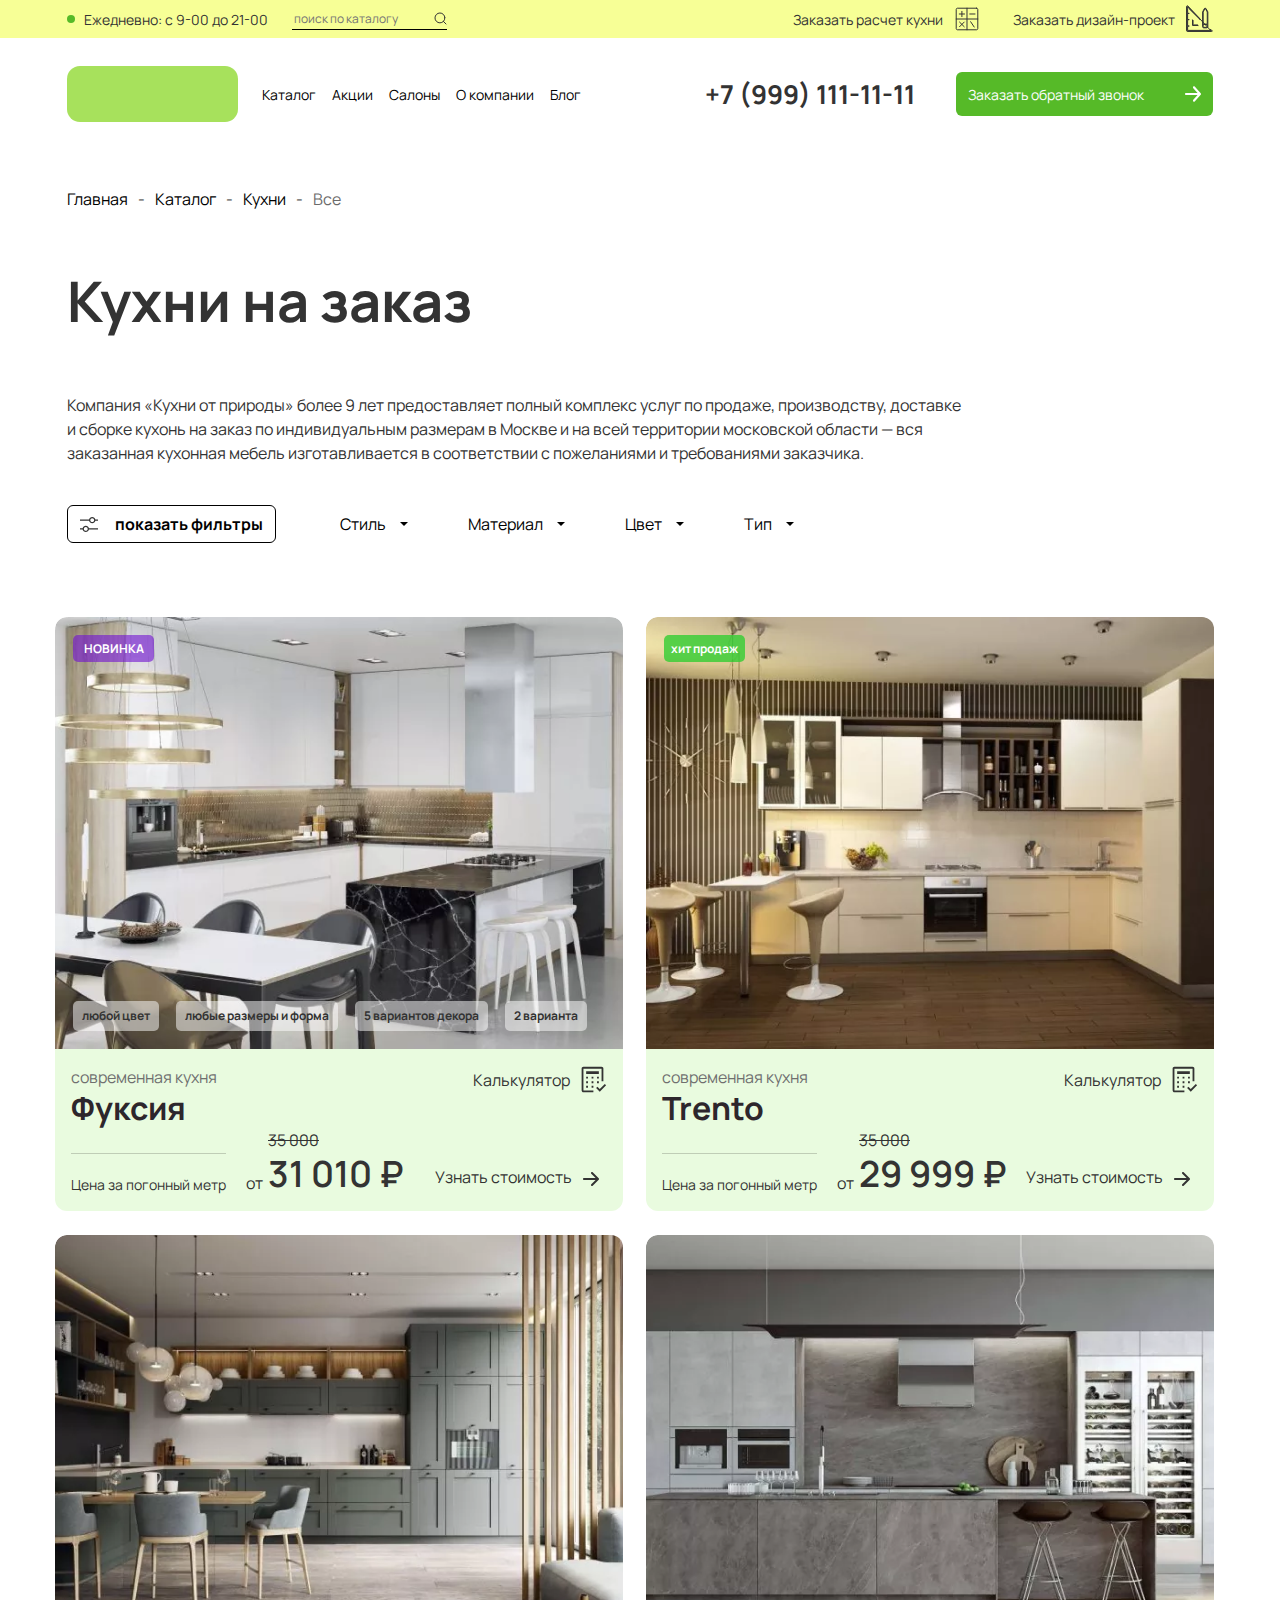
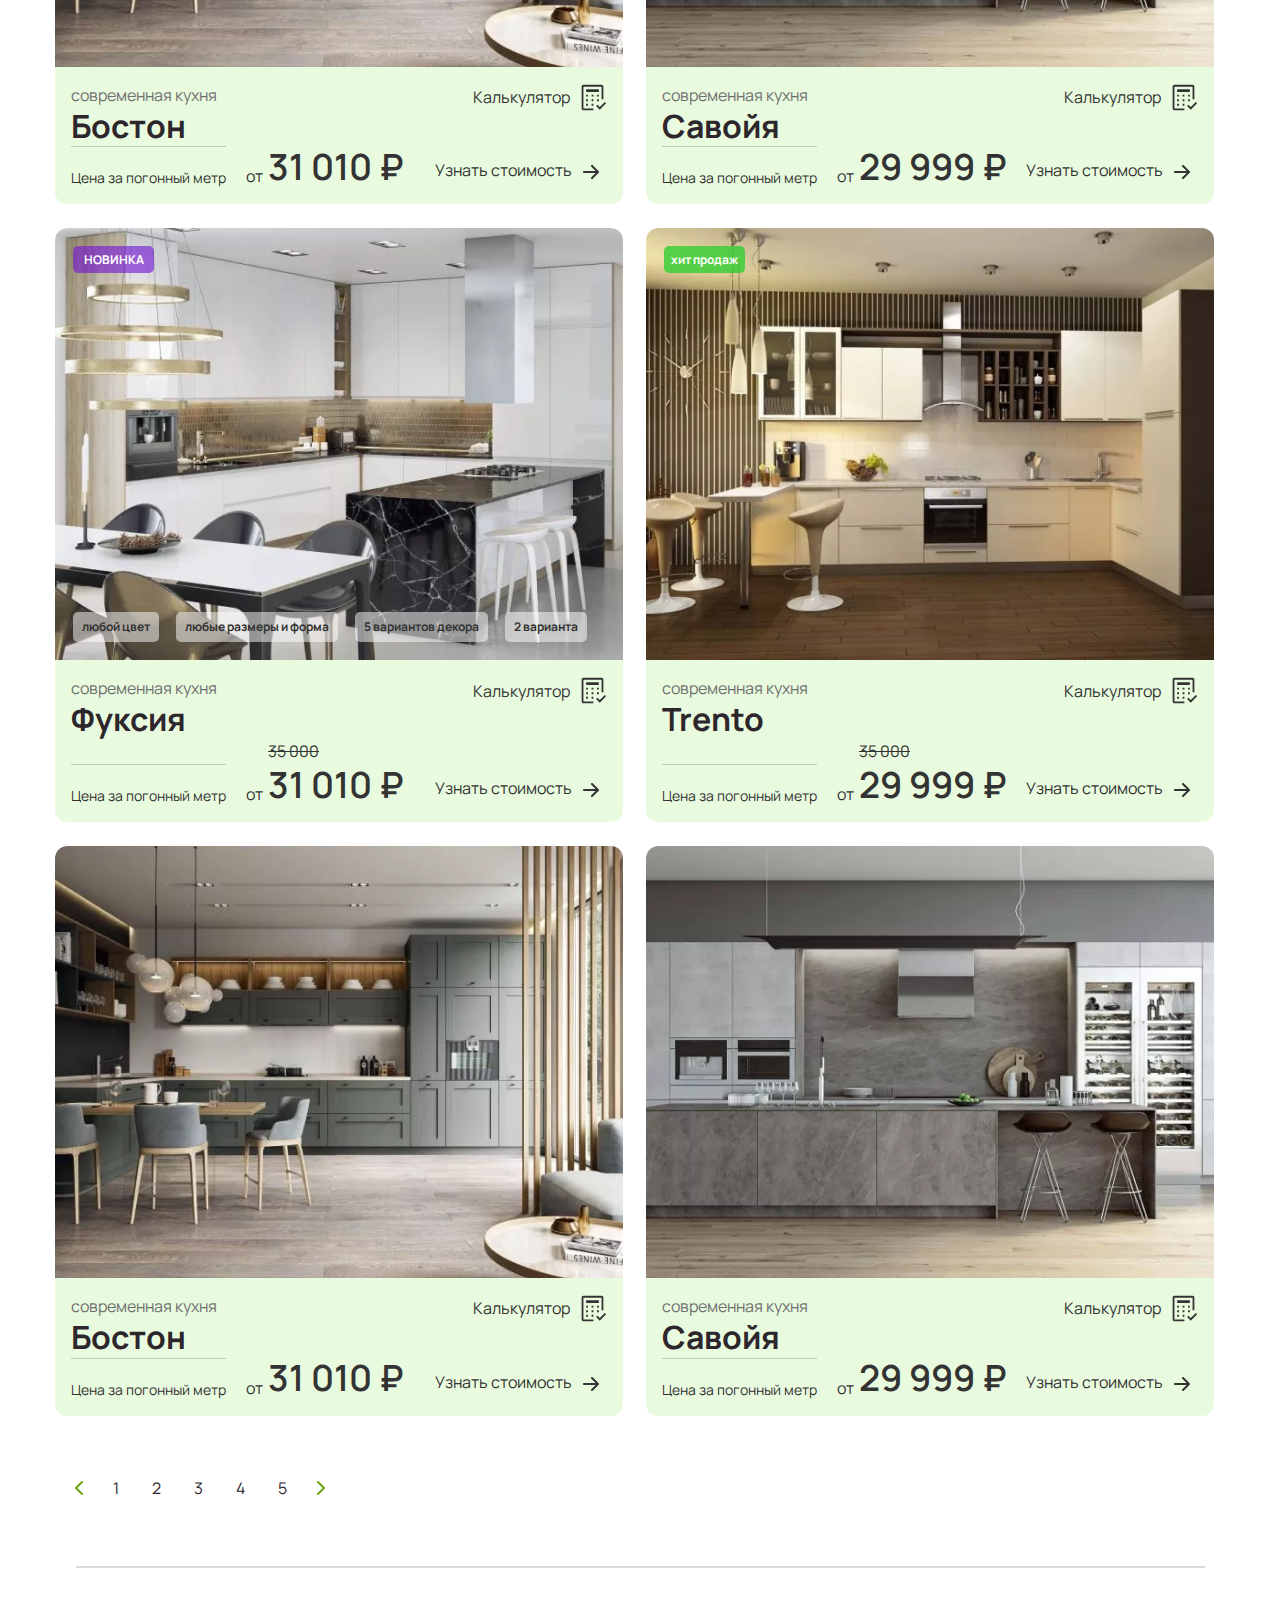
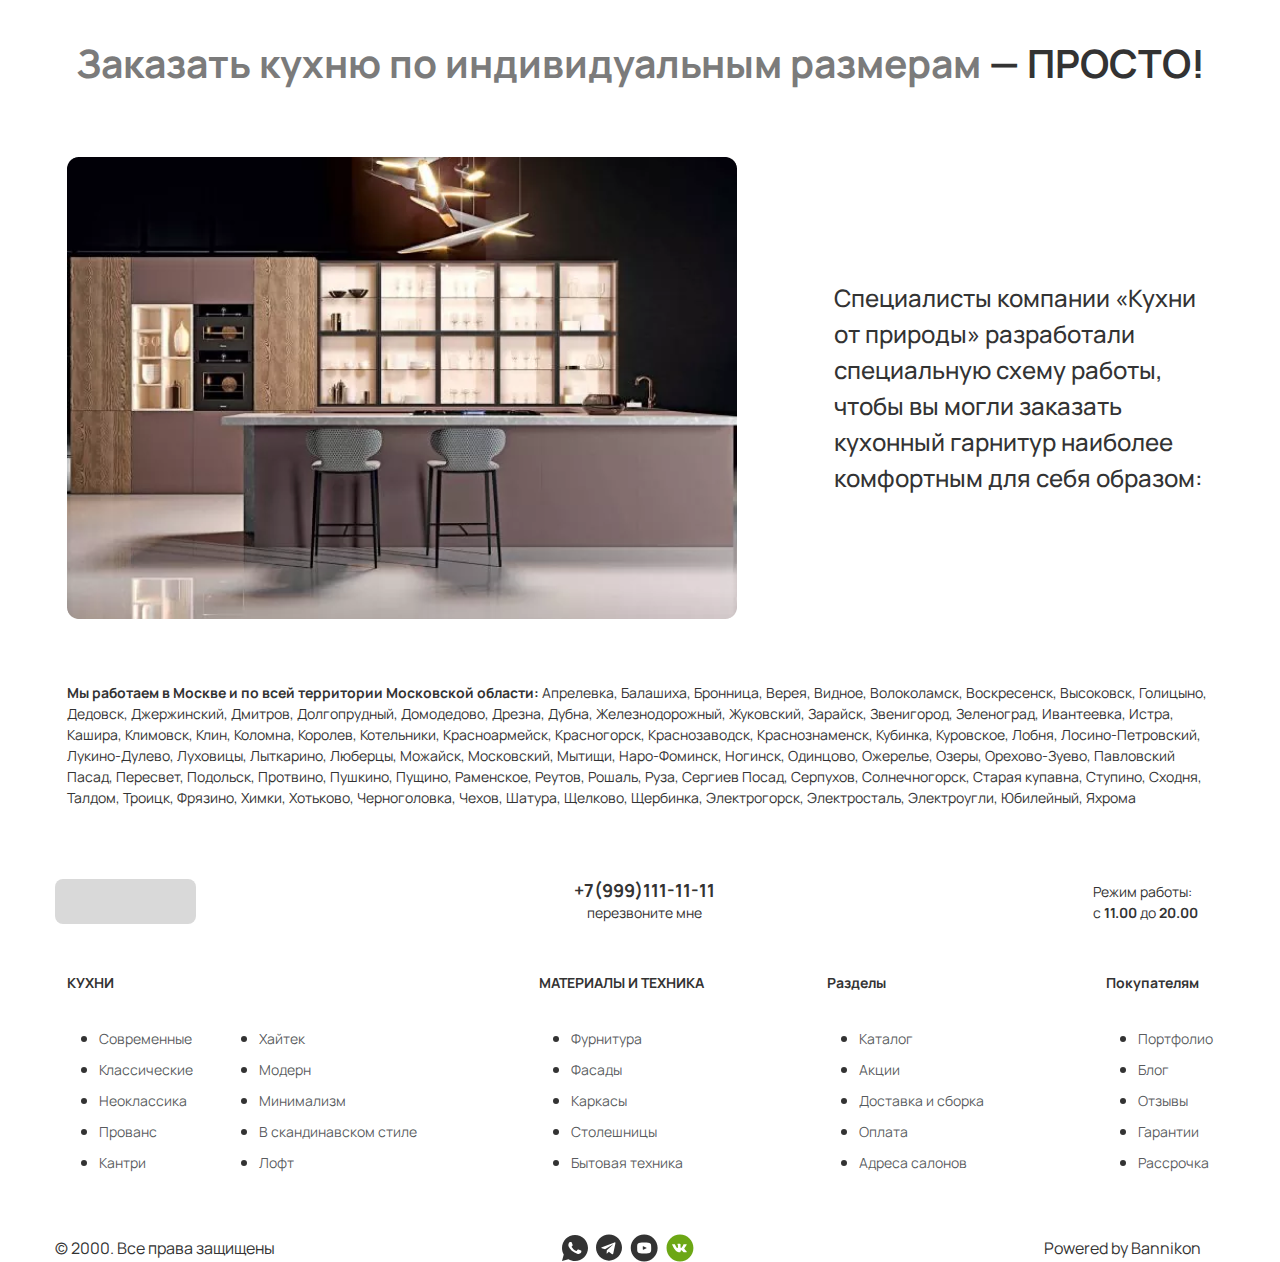
<file: index.html>
<!DOCTYPE html>
<html lang="en">

<head>
    <meta charset="UTF-8">
    <meta name="viewport" content="width=device-width, initial-scale=1.0">
    <title>Document</title>
    <link href="https://cdn.jsdelivr.net/npm/bootstrap@5.3.3/dist/css/bootstrap.min.css" rel="stylesheet" integrity="sha384-QWTKZyjpPEjISv5WaRU9OFeRpok6YctnYmDr5pNlyT2bRjXh0JMhjY6hW+ALEwIH" crossorigin="anonymous">
    <link rel="stylesheet" href="./style/style.css">
</head>

<body>
    <div class="infa-block d-flex justify-content-center align-items-center">
        <div class="infa-block-con d-flex justify-content-between align-items-center w-100">
            <div class="online-search d-flex align-items-center">
                <div class="text d-flex align-items-center">
                    <div class="dot"></div>
                    <p>Ежедневно: с 9-00 до 21-00</p>
                </div>
                <input placeholder="поиск по каталогу" type="search">
            </div>
            <div class="blocks d-flex align-items-center">
                <div class="block d-flex align-items-center">
                    <p>Заказать расчет кухни</p>
                    <img src="./img/icon/calculator.svg" alt="">
                </div>
                <div class="block d-flex align-items-center">
                    <p>Заказать дизайн-проект</p>
                    <img src="./img/icon/triangle.svg" alt="">
                </div>
            </div>
        </div>
    </div>
    <header>
        <div class="container">
            <nav class="navbar navbar-expand-lg bg-body-tertiary">
                <div class="container-fluid">
                    <img class="navbar-brand" src="./img/logo.svg" alt="">
                    <button class="navbar-toggler" type="button" data-bs-toggle="collapse" data-bs-target="#navbarSupportedContent" aria-controls="navbarSupportedContent" aria-expanded="false" aria-label="Переключатель навигации">
                    <span class="navbar-toggler-icon"></span>
                  </button>
                    <div class="collapse navbar-collapse" id="navbarSupportedContent">
                        <ul class="navbar-nav me-auto mb-2 mb-lg-0">
                            <li class="nav-item">
                                <a class="nav-link" aria-current="page" href="#">Каталог</a>
                            </li>
                            <li class="nav-item">
                                <a class="nav-link" href="#">Акции</a>
                            </li>
                            <li class="nav-item">
                                <a class="nav-link" href="#">Салоны</a>
                            </li>
                            <li class="nav-item">
                                <a class="nav-link" href="#">О компании</a>
                            </li>
                            <li class="nav-item">
                                <a class="nav-link" href="#">Блог</a>
                            </li>
                        </ul>
                        <div class="d-flex align-items-center">
                            <p>+7 (999) 111-11-11</p>
                            <button class="btn btn-outline-success d-flex align-items-center" type="submit">
                                Заказать обратный звонок
                                <img src="./img/icon/arrow-right.svg" alt="">
                            </button>
                        </div>
                    </div>
                </div>
            </nav>
        </div>
    </header>
    <main>
        <div class="container">
            <div class="menu-block d-flex flex-column">
                <div class="title-nav d-flex flex-column">
                    <ul class="nav d-flex">
                        <li class="nav-item">
                            <a class="nav-link" aria-current="page" href="#">Главная</a>
                        </li>
                        <li class="nav-item">
                            <p>-</p>
                        </li>
                        <li class="nav-item">
                            <a class="nav-link" href="#">Каталог</a>
                        </li>
                        <li class="nav-item">
                            <p>-</p>
                        </li>
                        <li class="nav-item">
                            <a class="nav-link" href="#">Кухни</a>
                        </li>
                        <li class="nav-item">
                            <p>-</p>
                        </li>
                        <li class="nav-item">
                            <a class="nav-link active" href="#">Все</a>
                        </li>
                    </ul>
                    <h1>Кухни на заказ</h1>
                </div>
                <div class="description-nav d-flex flex-column">
                    <p>Компания «Кухни от природы» более 9 лет предоставляет полный комплекс услуг по продаже, производству, доставке и сборке кухонь на заказ по индивидуальным размерам в Москве и на всей территории московской области — вся заказанная кухонная
                        мебель изготавливается в соответствии с пожеланиями и требованиями заказчика.</p>
                    <ul class="nav nav-pills">
                        <li class="nav-item">
                            <button class="btn d-flex align-items-center" aria-current="page" href="#"><img src="./img/icon/filter.svg" alt="">показать фильтры</button>
                        </li>
                        <div class="select d-flex align-items-center">
                            <li class="nav-item dropdown">
                                <a class="nav-link dropdown-toggle d-flex align-items-center" data-bs-toggle="dropdown" href="#" role="button" aria-expanded="false">Стиль</a>
                                <ul class="dropdown-menu">
                                    <li><a class="dropdown-item" href="#">Действие</a></li>
                                    <li><a class="dropdown-item" href="#">Другое действие</a></li>
                                    <li><a class="dropdown-item" href="#">Что-то еще здесь</a></li>
                                    <li>
                                        <hr class="dropdown-divider">
                                    </li>
                                    <li><a class="dropdown-item" href="#">Отделенная ссылка</a></li>
                                </ul>
                            </li>
                            <li class="nav-item dropdown">
                                <a class="nav-link dropdown-toggle  d-flex align-items-center" data-bs-toggle="dropdown" href="#" role="button" aria-expanded="false">Материал</a>
                                <ul class="dropdown-menu">
                                    <li><a class="dropdown-item" href="#">Действие</a></li>
                                    <li><a class="dropdown-item" href="#">Другое действие</a></li>
                                    <li><a class="dropdown-item" href="#">Что-то еще здесь</a></li>
                                    <li>
                                        <hr class="dropdown-divider">
                                    </li>
                                    <li><a class="dropdown-item" href="#">Отделенная ссылка</a></li>
                                </ul>
                            </li>
                            <li class="nav-item dropdown">
                                <a class="nav-link dropdown-toggle  d-flex align-items-center" data-bs-toggle="dropdown" href="#" role="button" aria-expanded="false">Цвет</a>
                                <ul class="dropdown-menu">
                                    <li><a class="dropdown-item" href="#">Действие</a></li>
                                    <li><a class="dropdown-item" href="#">Другое действие</a></li>
                                    <li><a class="dropdown-item" href="#">Что-то еще здесь</a></li>
                                    <li>
                                        <hr class="dropdown-divider">
                                    </li>
                                    <li><a class="dropdown-item" href="#">Отделенная ссылка</a></li>
                                </ul>
                            </li>
                            <li class="nav-item dropdown">
                                <a class="nav-link dropdown-toggle  d-flex align-items-center" data-bs-toggle="dropdown" href="#" role="button" aria-expanded="false">Тип</a>
                                <ul class="dropdown-menu">
                                    <li><a class="dropdown-item" href="#">Действие</a></li>
                                    <li><a class="dropdown-item" href="#">Другое действие</a></li>
                                    <li><a class="dropdown-item" href="#">Что-то еще здесь</a></li>
                                    <li>
                                        <hr class="dropdown-divider">
                                    </li>
                                    <li><a class="dropdown-item" href="#">Отделенная ссылка</a></li>
                                </ul>
                            </li>
                        </div>
                    </ul>
                </div>
            </div>
            <div class="num-page-grid">
                <div class="card-block d-flex justify-content-center align-items-center row">
                    <div class="col">
                        <div class="card" style="width: 568px;">
                            <div class="card-img-top cardImg d-flex justify-content-between flex-column">
                                <p class="chips-top d-flex justify-content-center align-items-center">НОВИНКА</p>
                                <div class="chips-bottom d-flex align-items-center">
                                    <p class="chips d-flex justify-content-center align-items-center">
                                        любой цвет
                                    </p>
                                    <p class="chips">
                                        любые размеры и форма
                                    </p>
                                    <p class="chips">
                                        5 вариантов декора
                                    </p>
                                    <p class="chips">
                                        2 варианта
                                    </p>
                                </div>
                            </div>
                            <div class="card-body cardInfa d-flex justify-content-between">
                                <div class="title-price">
                                    <div class="title-card">
                                        <p class="card-text ">cовременная кухня</p>
                                        <h5 class="card-title ">Фуксия</h5>
                                    </div>
                                    <div class="price d-flex align-items-end">
                                        <p class="border-text">Цена за погонный метр</p>
                                        <div class="price-row d-flex align-items-end">
                                            <p>от</p>
                                            <div class="price-col ">
                                                <s>35 000</s>
                                                <h6>31 010 ₽</h6>
                                            </div>
                                        </div>
                                    </div>
                                </div>
                                <div class="btn-block d-flex flex-column justify-content-between">
                                    <div class="block d-flex justify-content-end align-items-center">
                                        <p>Калькулятор</p>
                                        <img src="./img/icon/card-calculator.svg " alt=" ">
                                    </div>
                                    <button class="button">Узнать стоимость <img src="./img/icon/arrow-btn.svg" alt=""></button>
                                </div>
                            </div>
                        </div>
                    </div>
                    <div class="col ">
                        <div class="card" style="width: 568px;">
                            <div class="card-img-top cardImg d-flex justify-content-between flex-column">
                                <p class="chips-top d-flex justify-content-center align-items-center hit">хит продаж</p>
                            </div>
                            <div class="card-body cardInfa d-flex justify-content-between">
                                <div class="title-price">
                                    <div class="title-card">
                                        <p class="card-text ">cовременная кухня</p>
                                        <h5 class="card-title ">Trento</h5>
                                    </div>
                                    <div class="price d-flex align-items-end">
                                        <p class="border-text">Цена за погонный метр</p>
                                        <div class="price-row d-flex align-items-end">
                                            <p>от</p>
                                            <div class="price-col ">
                                                <s>35 000</s>
                                                <h6>29 999 ₽</h6>
                                            </div>
                                        </div>
                                    </div>
                                </div>
                                <div class="btn-block d-flex flex-column justify-content-between">
                                    <div class="block d-flex justify-content-end align-items-center">
                                        <p>Калькулятор</p>
                                        <img src="./img/icon/card-calculator.svg " alt=" ">
                                    </div>
                                    <button class="button">Узнать стоимость <img src="./img/icon/arrow-btn.svg" alt=""></button>
                                </div>
                            </div>
                        </div>
                    </div>
                    <div class="w-100 "></div>
                    <div class="col">
                        <div class="card" style="width: 568px;">
                            <div class="card-img-top cardImg d-flex justify-content-between flex-column">
                            </div>
                            <div class="card-body cardInfa d-flex justify-content-between">
                                <div class="title-price">
                                    <div class="title-card">
                                        <p class="card-text ">cовременная кухня</p>
                                        <h5 class="card-title ">Бостон</h5>
                                    </div>
                                    <div class="price d-flex align-items-end">
                                        <p class="border-text">Цена за погонный метр</p>
                                        <div class="price-row d-flex align-items-end">
                                            <p>от</p>
                                            <div class="price-col ">
                                                <h6>31 010 ₽</h6>
                                            </div>
                                        </div>
                                    </div>
                                </div>
                                <div class="btn-block d-flex flex-column justify-content-between">
                                    <div class="block d-flex justify-content-end align-items-center">
                                        <p>Калькулятор</p>
                                        <img src="./img/icon/card-calculator.svg " alt=" ">
                                    </div>
                                    <button class="button">Узнать стоимость <img src="./img/icon/arrow-btn.svg" alt=""></button>
                                </div>
                            </div>
                        </div>
                    </div>
                    <div class="col ">
                        <div class="card" style="width: 568px;">
                            <div class="card-img-top cardImg d-flex justify-content-between flex-column">
                            </div>
                            <div class="card-body cardInfa d-flex justify-content-between">
                                <div class="title-price">
                                    <div class="title-card">
                                        <p class="card-text ">cовременная кухня</p>
                                        <h5 class="card-title ">Савойя</h5>
                                    </div>
                                    <div class="price d-flex align-items-end">
                                        <p class="border-text">Цена за погонный метр</p>
                                        <div class="price-row d-flex align-items-end">
                                            <p>от</p>
                                            <div class="price-col ">
                                                <h6>29 999 ₽</h6>
                                            </div>
                                        </div>
                                    </div>
                                </div>
                                <div class="btn-block d-flex flex-column justify-content-between">
                                    <div class="block d-flex justify-content-end align-items-center">
                                        <p>Калькулятор</p>
                                        <img src="./img/icon/card-calculator.svg " alt=" ">
                                    </div>
                                    <button class="button">Узнать стоимость <img src="./img/icon/arrow-btn.svg" alt=""></button>
                                </div>
                            </div>
                        </div>
                    </div>
                    <div class="w-100 "></div>
                    <div class="col">
                        <div class="card" style="width: 568px;">
                            <div class="card-img-top cardImg d-flex justify-content-between flex-column">
                                <p class="chips-top d-flex justify-content-center align-items-center">НОВИНКА</p>
                                <div class="chips-bottom d-flex align-items-center">
                                    <p class="chips d-flex justify-content-center align-items-center">
                                        любой цвет
                                    </p>
                                    <p class="chips">
                                        любые размеры и форма
                                    </p>
                                    <p class="chips">
                                        5 вариантов декора
                                    </p>
                                    <p class="chips">
                                        2 варианта
                                    </p>
                                </div>
                            </div>
                            <div class="card-body cardInfa d-flex justify-content-between">
                                <div class="title-price">
                                    <div class="title-card">
                                        <p class="card-text ">cовременная кухня</p>
                                        <h5 class="card-title ">Фуксия</h5>
                                    </div>
                                    <div class="price d-flex align-items-end">
                                        <p class="border-text">Цена за погонный метр</p>
                                        <div class="price-row d-flex align-items-end">
                                            <p>от</p>
                                            <div class="price-col ">
                                                <s>35 000</s>
                                                <h6>31 010 ₽</h6>
                                            </div>
                                        </div>
                                    </div>
                                </div>
                                <div class="btn-block d-flex flex-column justify-content-between">
                                    <div class="block d-flex justify-content-end align-items-center">
                                        <p>Калькулятор</p>
                                        <img src="./img/icon/card-calculator.svg " alt=" ">
                                    </div>
                                    <button class="button">Узнать стоимость <img src="./img/icon/arrow-btn.svg" alt=""></button>
                                </div>
                            </div>
                        </div>
                    </div>
                    <div class="col ">
                        <div class="card" style="width: 568px;">
                            <div class="card-img-top cardImg d-flex justify-content-between flex-column">
                                <p class="chips-top d-flex justify-content-center align-items-center hit">хит продаж</p>
                            </div>
                            <div class="card-body cardInfa d-flex justify-content-between">
                                <div class="title-price">
                                    <div class="title-card">
                                        <p class="card-text ">cовременная кухня</p>
                                        <h5 class="card-title ">Trento</h5>
                                    </div>
                                    <div class="price d-flex align-items-end">
                                        <p class="border-text">Цена за погонный метр</p>
                                        <div class="price-row d-flex align-items-end">
                                            <p>от</p>
                                            <div class="price-col ">
                                                <s>35 000</s>
                                                <h6>29 999 ₽</h6>
                                            </div>
                                        </div>
                                    </div>
                                </div>
                                <div class="btn-block d-flex flex-column justify-content-between">
                                    <div class="block d-flex justify-content-end align-items-center">
                                        <p>Калькулятор</p>
                                        <img src="./img/icon/card-calculator.svg " alt=" ">
                                    </div>
                                    <button class="button">Узнать стоимость <img src="./img/icon/arrow-btn.svg" alt=""></button>
                                </div>
                            </div>
                        </div>
                    </div>
                    <div class="w-100 "></div>
                    <div class="col">
                        <div class="card" style="width: 568px;">
                            <div class="card-img-top cardImg d-flex justify-content-between flex-column">
                            </div>
                            <div class="card-body cardInfa d-flex justify-content-between">
                                <div class="title-price">
                                    <div class="title-card">
                                        <p class="card-text ">cовременная кухня</p>
                                        <h5 class="card-title ">Бостон</h5>
                                    </div>
                                    <div class="price d-flex align-items-end">
                                        <p class="border-text">Цена за погонный метр</p>
                                        <div class="price-row d-flex align-items-end">
                                            <p>от</p>
                                            <div class="price-col ">
                                                <h6>31 010 ₽</h6>
                                            </div>
                                        </div>
                                    </div>
                                </div>
                                <div class="btn-block d-flex flex-column justify-content-between">
                                    <div class="block d-flex justify-content-end align-items-center">
                                        <p>Калькулятор</p>
                                        <img src="./img/icon/card-calculator.svg " alt=" ">
                                    </div>
                                    <button class="button">Узнать стоимость <img src="./img/icon/arrow-btn.svg" alt=""></button>
                                </div>
                            </div>
                        </div>
                    </div>
                    <div class="col ">
                        <div class="card" style="width: 568px;">
                            <div class="card-img-top cardImg d-flex justify-content-between flex-column">
                            </div>
                            <div class="card-body cardInfa d-flex justify-content-between">
                                <div class="title-price">
                                    <div class="title-card">
                                        <p class="card-text ">cовременная кухня</p>
                                        <h5 class="card-title ">Савойя</h5>
                                    </div>
                                    <div class="price d-flex align-items-end">
                                        <p class="border-text">Цена за погонный метр</p>
                                        <div class="price-row d-flex align-items-end">
                                            <p>от</p>
                                            <div class="price-col ">
                                                <h6>29 999 ₽</h6>
                                            </div>
                                        </div>
                                    </div>
                                </div>
                                <div class="btn-block d-flex flex-column justify-content-between">
                                    <div class="block d-flex justify-content-end align-items-center">
                                        <p>Калькулятор</p>
                                        <img src="./img/icon/card-calculator.svg " alt=" ">
                                    </div>
                                    <button class="button">Узнать стоимость <img src="./img/icon/arrow-btn.svg" alt=""></button>
                                </div>
                            </div>
                        </div>
                    </div>
                </div>
                <nav class="d-flex align-items-center">
                    <a class="page-link" href="#" aria-label="Предыдущая">
                        <span aria-hidden="true"><svg xmlns="http://www.w3.org/2000/svg" width="24" height="24" viewBox="0 0 24 24" fill="none" stroke="#6ca715" stroke-width="2" stroke-linecap="round" stroke-linejoin="round" class="lucide lucide-chevron-left"><path d="m15 18-6-6 6-6"/></svg></span>
                    </a>
                    <ul class="pagination d-flex">
                        <li class="page-item"><a class="page-link focus" href="#">1</a></li>
                        <li class="page-item"><a class="page-link" href="#">2</a></li>
                        <li class="page-item"><a class="page-link" href="#">3</a></li>
                        <li class="page-item"><a class="page-link" href="#">4</a></li>
                        <li class="page-item"><a class="page-link" href="#">5</a></li>
                    </ul>
                    <a class="page-link" href="#" aria-label="Следующая">
                        <span aria-hidden="true"><svg xmlns="http://www.w3.org/2000/svg" width="24" height="24" viewBox="0 0 24 24" fill="none" stroke="#6ca715" stroke-width="2" stroke-linecap="round" stroke-linejoin="round" class="lucide lucide-chevron-right"><path d="m9 18 6-6-6-6"/></svg></span>
                    </a>
                </nav>
            </div>
            <div class="order-block">
                <div class="container d-flex justify-content-center align-items-center flex-column">
                    <h2><span>Заказать кухню по индивидуальным размерам</span> — ПРОСТО!</h2>
                    <div class="row d-flex align-items-center justify-content-between w-100 imgText">
                        <img src="./img/bg-order.png" alt="" class="col imgOrder">
                        <p class="col description">Специалисты компании «Кухни от природы» разработали специальную схему работы, чтобы вы могли заказать кухонный гарнитур наиболее комфортным для себя образом:</p>
                    </div>
                    <div class="row w-100">
                        <p class="col work">
                            <b>Мы работаем в Москве и по всей территории Московской области:</b> Апрелевка, Балашиха, Бронница, Верея, Видное, Волоколамск, Воскресенск, Высоковск, Голицыно, Дедовск, Джержинский, Дмитров, Долгопрудный, Домодедово, Дрезна,
                            Дубна, Железнодорожный, Жуковский, Зарайск, Звенигород, Зеленоград, Ивантеевка, Истра, Кашира, Климовск, Клин, Коломна, Королев, Котельники, Красноармейск, Красногорск, Краснозаводск, Краснознаменск, Кубинка, Куровское, Лобня,
                            Лосино-Петровский, Лукино-Дулево, Луховицы, Лыткарино, Люберцы, Можайск, Московский, Мытищи, Наро-Фоминск, Ногинск, Одинцово, Ожерелье, Озеры, Орехово-Зуево, Павловский Пасад, Пересвет, Подольск, Протвино, Пушкино, Пущино,
                            Раменское, Реутов, Рошаль, Руза, Сергиев Посад, Серпухов, Солнечногорск, Старая купавна, Ступино, Сходня, Талдом, Троицк, Фрязино, Химки, Хотьково, Черноголовка, Чехов, Шатура, Щелково, Щербинка, Электрогорск, Электросталь,
                            Электроугли, Юбилейный, Яхрома
                        </p>
                    </div>
                </div>
            </div>
        </div>
    </main>
    <div class="container">
        <div class="row foot d-flex justify-content-between align-items-center w-100 flex-wrap">
            <img src="./img/logo-footer.svg" alt="" class="col">
            <div class="col num d-flex flex-column align-items-center w-100">
                <h5>+7(999)111-11-11</h5>
                <p class="call">перезвоните мне</p>
            </div>
            <p class="col workTime w-100">Режим работы: с <b>11.00</b> до <b>20.00</b></p>
        </div>
        <footer class="d-flex justify-content-between w-100 flex-wrap">
            <div class="block d-flex flex-column">
                <h5>КУХНИ</h5>
                <div class="kitchen d-flex">
                    <ul>
                        <li class="nav-item mb-2"><a href="#" class="nav-link p-0 text-muted">Современные</a></li>
                        <li class="nav-item mb-2"><a href="#" class="nav-link p-0 text-muted">Классические</a></li>
                        <li class="nav-item mb-2"><a href="#" class="nav-link p-0 text-muted">Неоклассика</a></li>
                        <li class="nav-item mb-2"><a href="#" class="nav-link p-0 text-muted">Прованс</a></li>
                        <li class="nav-item mb-2"><a href="#" class="nav-link p-0 text-muted">Кантри</a></li>
                    </ul>
                    <ul>
                        <li class="nav-item mb-2"><a href="#" class="nav-link p-0 text-muted">Хайтек</a></li>
                        <li class="nav-item mb-2"><a href="#" class="nav-link p-0 text-muted">Модерн</a></li>
                        <li class="nav-item mb-2"><a href="#" class="nav-link p-0 text-muted">Минимализм</a></li>
                        <li class="nav-item mb-2"><a href="#" class="nav-link p-0 text-muted">В скандинавском стиле</a></li>
                        <li class="nav-item mb-2"><a href="#" class="nav-link p-0 text-muted">Лофт</a></li>
                    </ul>
                </div>
            </div>
            <div class="block d-flex flex-column">
                <h5>МАТЕРИАЛЫ И ТЕХНИКА</h5>
                <ul>
                    <li class="nav-item mb-2"><a href="#" class="nav-link p-0 text-muted">Фурнитура</a></li>
                    <li class="nav-item mb-2"><a href="#" class="nav-link p-0 text-muted">Фасады</a></li>
                    <li class="nav-item mb-2"><a href="#" class="nav-link p-0 text-muted">Каркасы</a></li>
                    <li class="nav-item mb-2"><a href="#" class="nav-link p-0 text-muted">Столешницы</a></li>
                    <li class="nav-item mb-2"><a href="#" class="nav-link p-0 text-muted">Бытовая техника</a></li>
                </ul>
            </div>
            <div class="block d-flex flex-column">
                <h5>Разделы</h5>
                <ul>
                    <li class="nav-item mb-2 "><a href="# " class="nav-link p-0 text-muted ">Каталог</a></li>
                    <li class="nav-item mb-2 "><a href="# " class="nav-link p-0 text-muted ">Акции</a></li>
                    <li class="nav-item mb-2 "><a href="# " class="nav-link p-0 text-muted ">Доставка и сборка</a></li>
                    <li class="nav-item mb-2 "><a href="# " class="nav-link p-0 text-muted ">Оплата</a></li>
                    <li class="nav-item mb-2 "><a href="# " class="nav-link p-0 text-muted ">Адреса салонов</a></li>
                </ul>
            </div>

            <div class="block d-flex flex-column">
                <h5>Покупателям</h5>
                <ul>
                    <li class="nav-item mb-2"><a href="#" class="nav-link p-0 text-muted">Портфолио</a></li>
                    <li class="nav-item mb-2"><a href="#" class="nav-link p-0 text-muted">Блог</a></li>
                    <li class="nav-item mb-2"><a href="#" class="nav-link p-0 text-muted">Отзывы</a></li>
                    <li class="nav-item mb-2"><a href="#" class="nav-link p-0 text-muted">Гарантии</a></li>
                    <li class="nav-item mb-2"><a href="#" class="nav-link p-0 text-muted">Рассрочка</a></li>
                </ul>
            </div>
        </footer>
        <div class="row footfoot d-flex justify-content-between align-items-center w-100 flex-wrap">
            <p class="col d-flex">© 2000. Все права защищены</p>
            <div class="col icons d-flex justify-content-center">
                <img src="./img/icon/whatsapp.svg" alt="">
                <img src="./img/icon/tg.svg" alt="">
                <img src="./img/icon/utube.svg" alt="">
                <img src="./img/icon/vk.svg" alt="">
            </div>
            <p class="col d-flex justify-content-end">Powered by Bannikon</p>
        </div>
    </div>
    <!-- <div class="container ">
        <div class="row ">
            <div class="col ">1</div>
            <div class="col ">2</div>
            <div class="col ">3</div>
        </div>
    </div> -->
    <script src="https://cdn.jsdelivr.net/npm/bootstrap@5.3.3/dist/js/bootstrap.bundle.min.js " integrity="sha384-YvpcrYf0tY3lHB60NNkmXc5s9fDVZLESaAA55NDzOxhy9GkcIdslK1eN7N6jIeHz " crossorigin="anonymous ">
    </script>
</body>

</html>
</file>
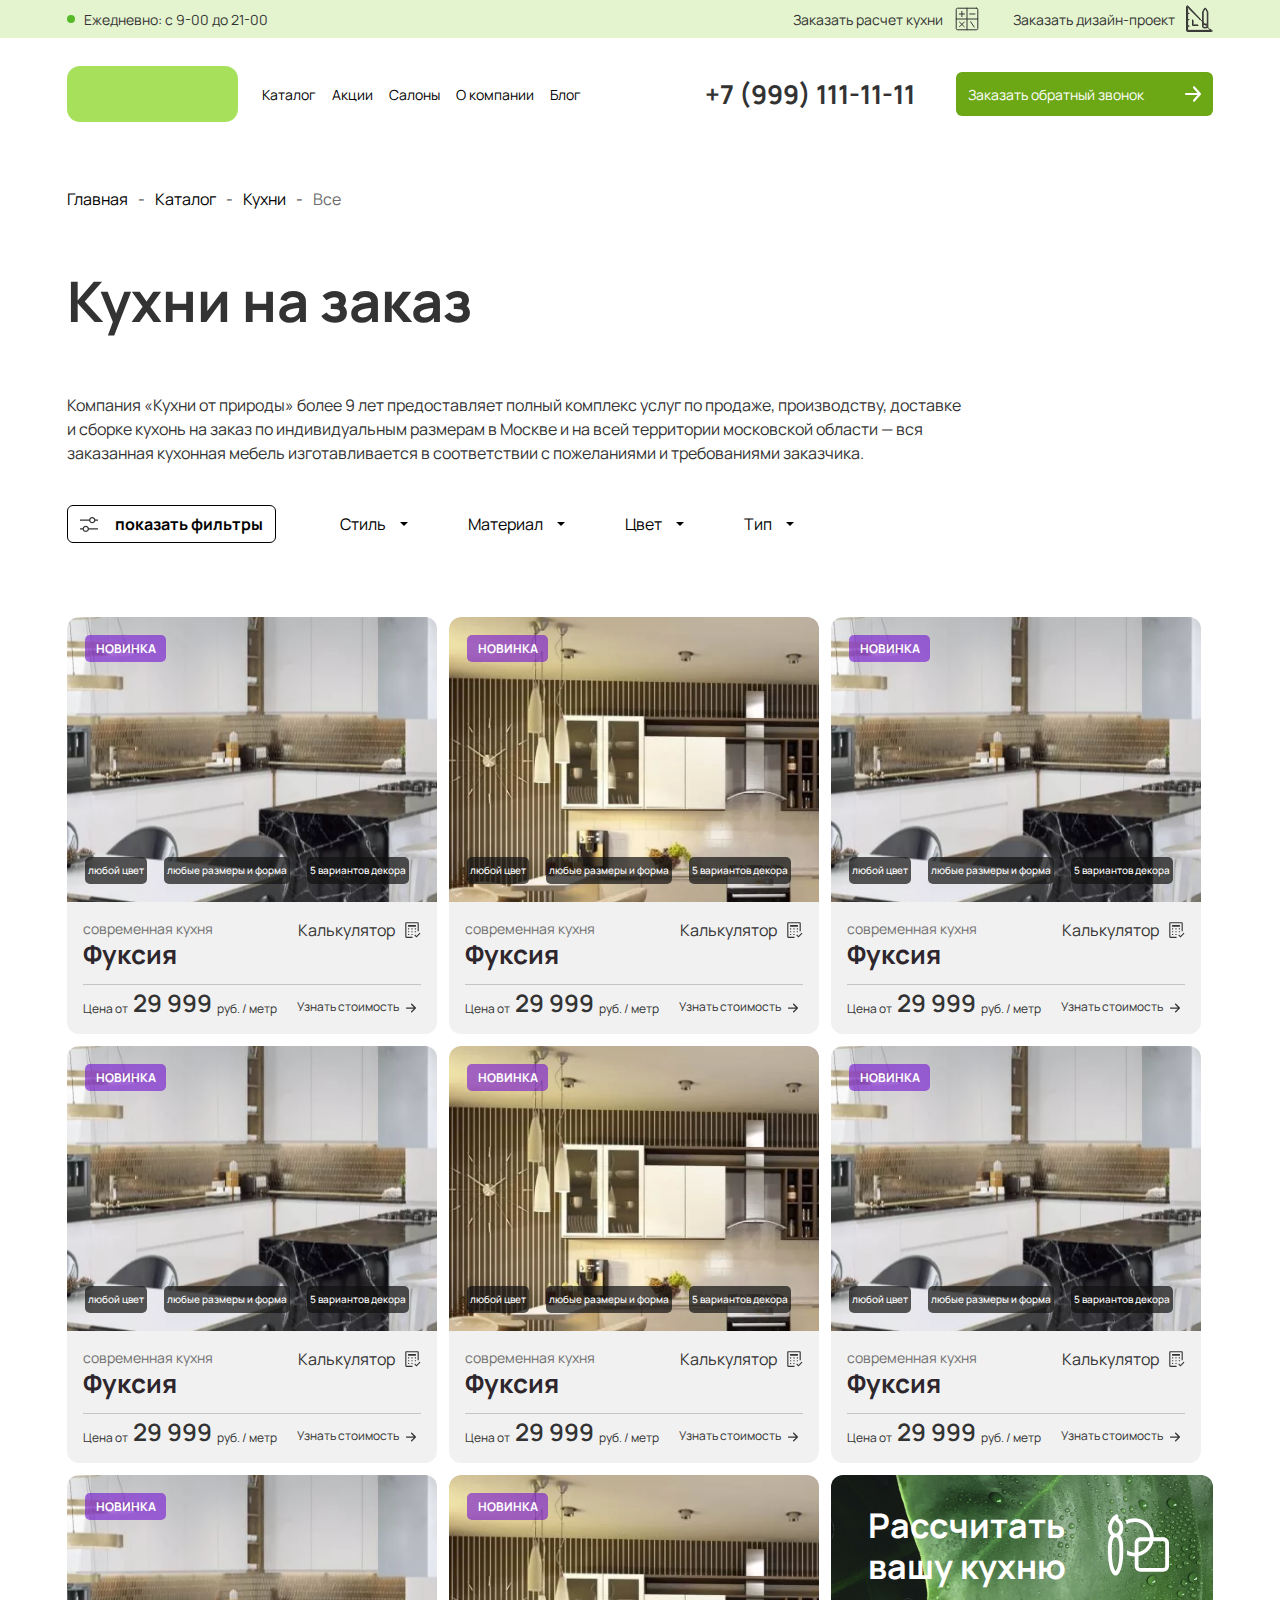
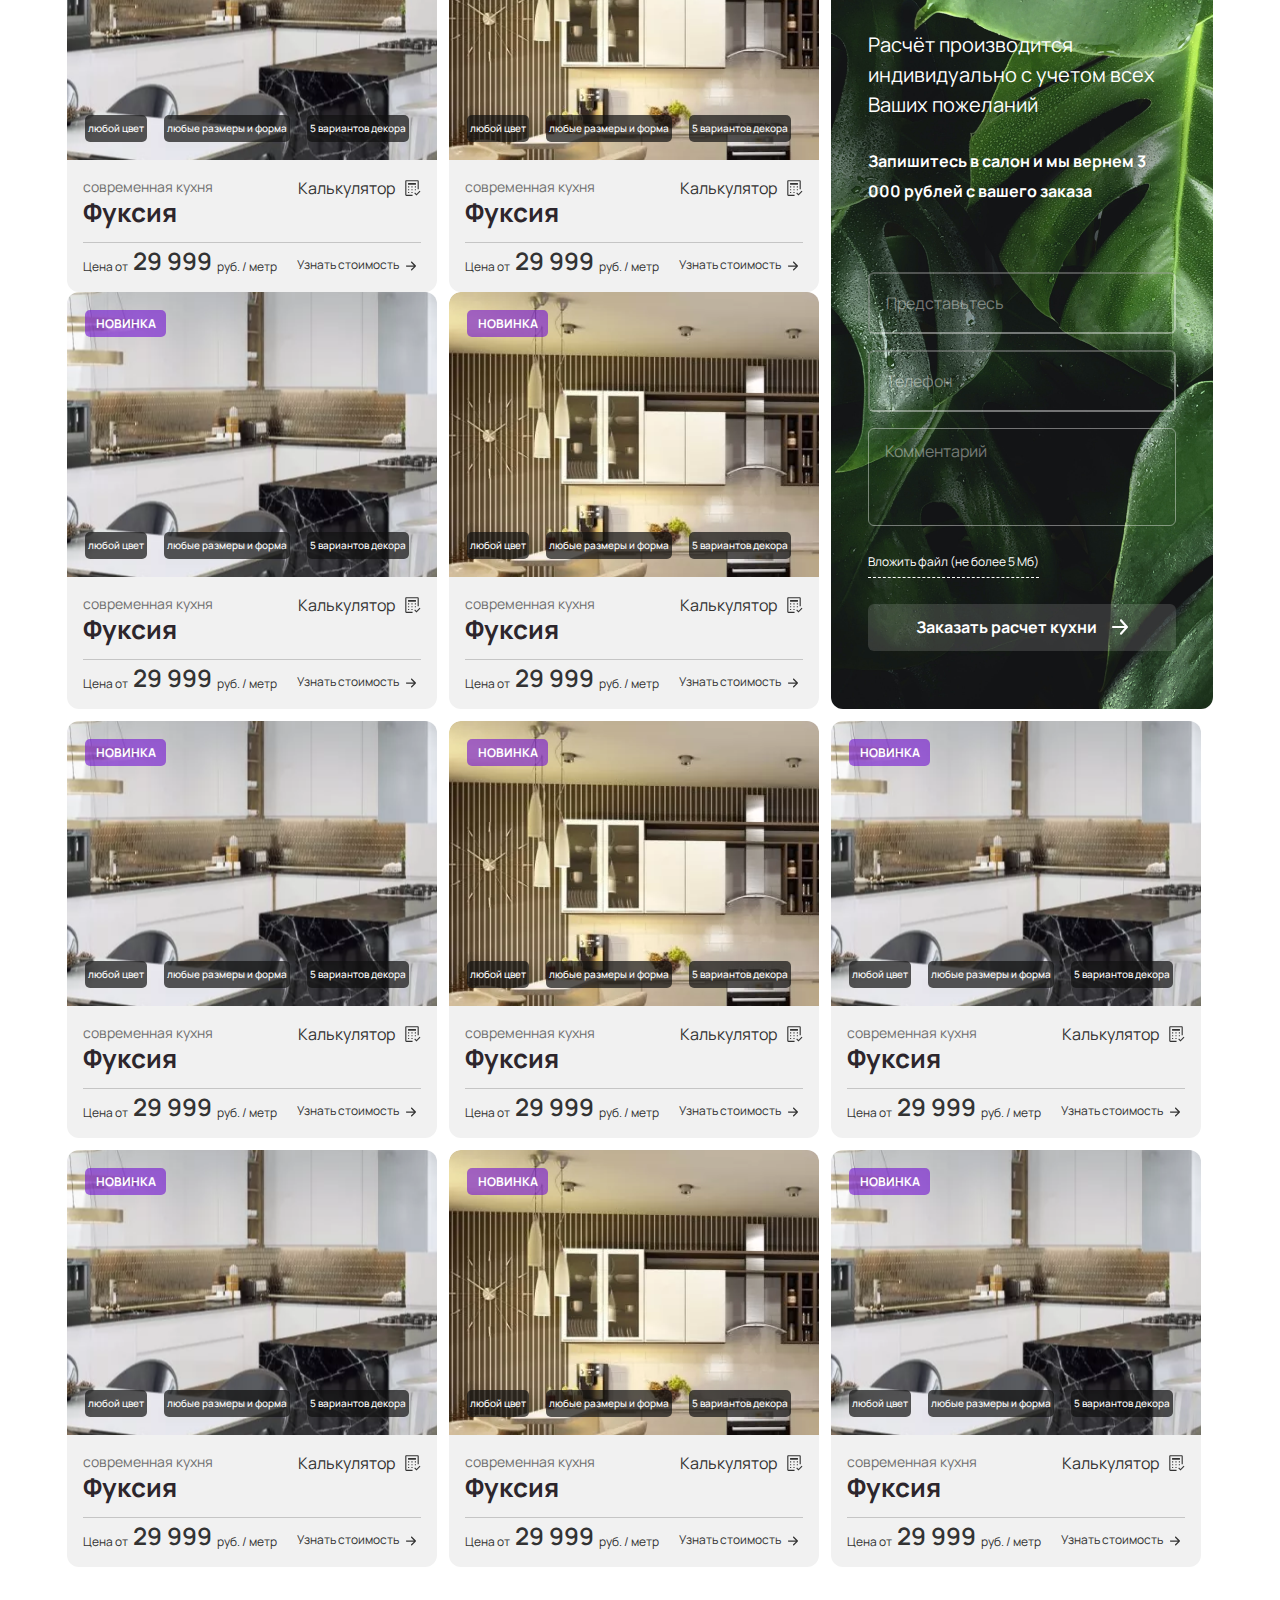
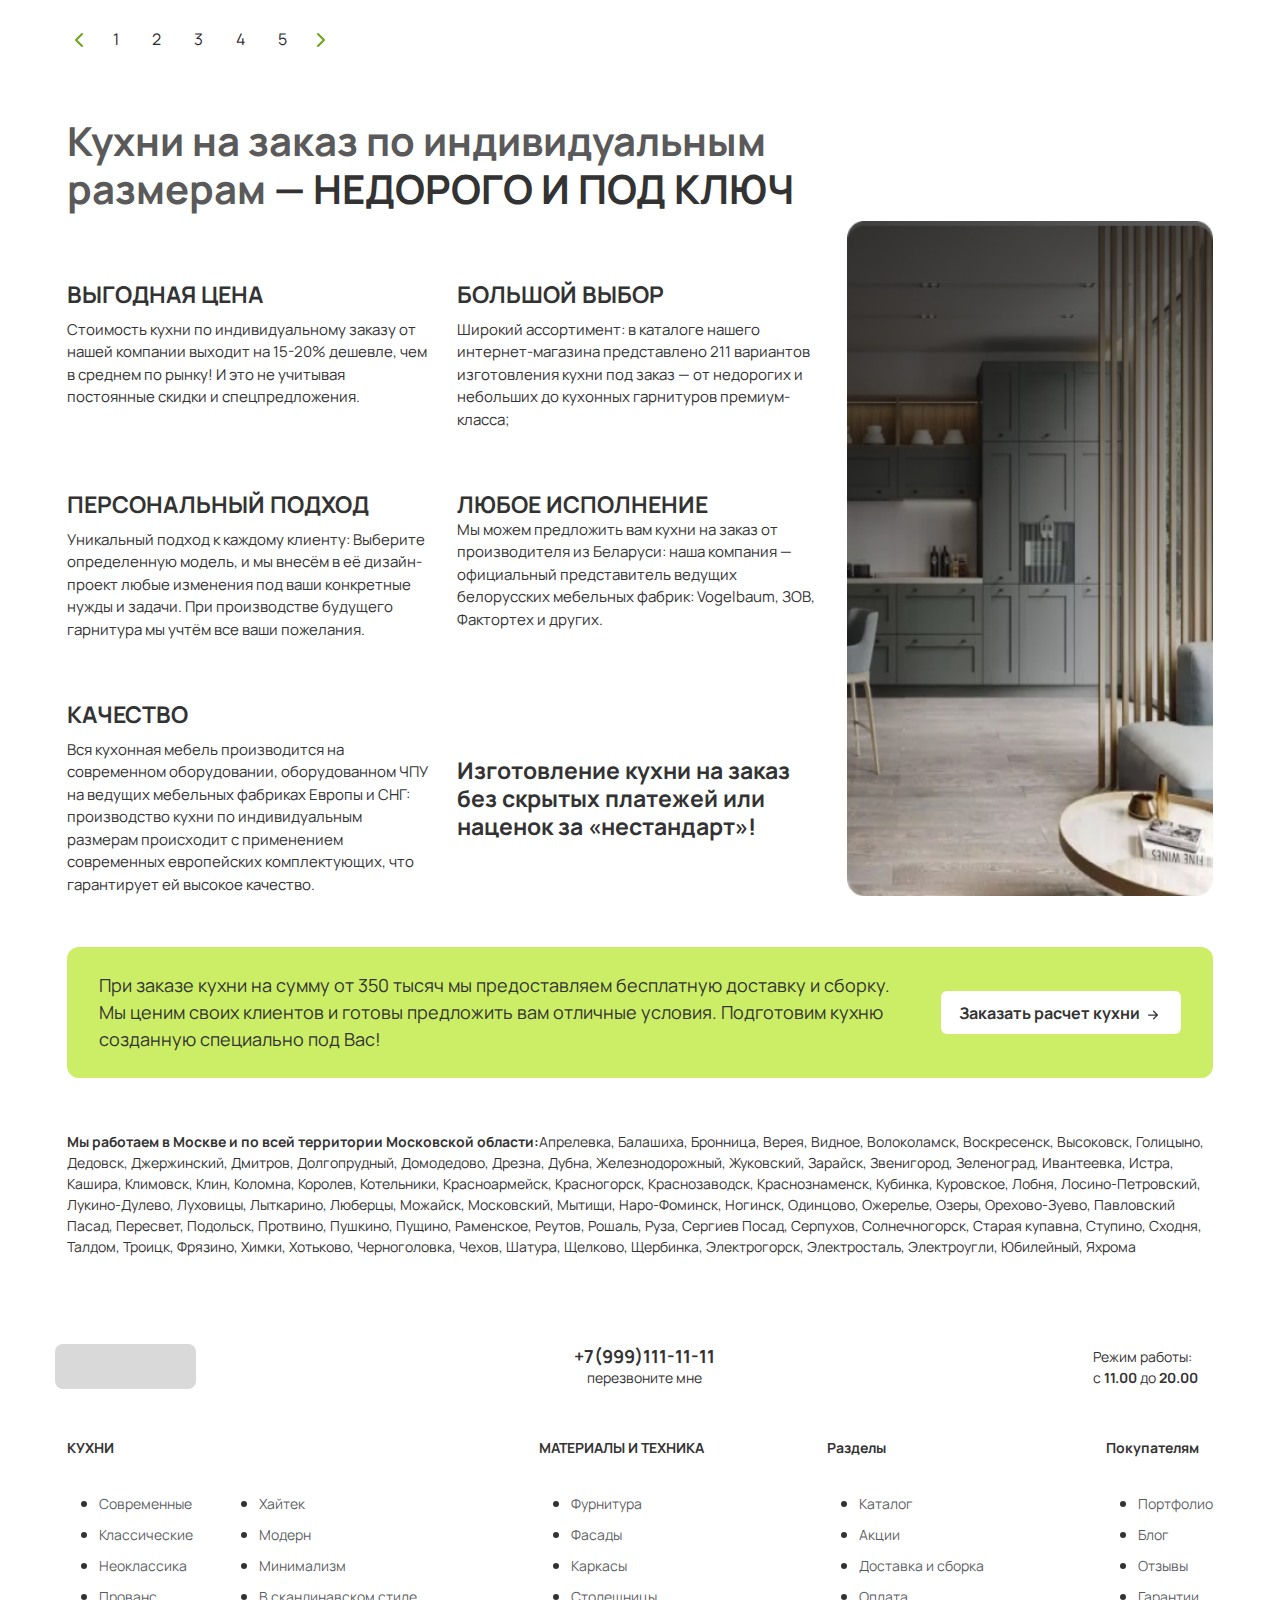
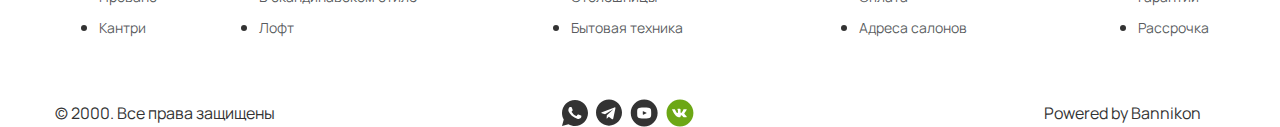
<file: catalogSmall.html>
<!DOCTYPE html>
<html lang="en">

<head>
    <meta charset="UTF-8">
    <meta name="viewport" content="width=device-width, initial-scale=1.0">
    <title>Document</title>
    <link href="https://cdn.jsdelivr.net/npm/bootstrap@5.3.3/dist/css/bootstrap.min.css" rel="stylesheet" integrity="sha384-QWTKZyjpPEjISv5WaRU9OFeRpok6YctnYmDr5pNlyT2bRjXh0JMhjY6hW+ALEwIH" crossorigin="anonymous">
    <link rel="stylesheet" href="./style-catalogSmall/catalogSmall.css">
</head>

<body>
    <div class="infa-block d-flex justify-content-center align-items-center">
        <div class="infa-block-con d-flex justify-content-between align-items-center w-100">
            <div class="online-search d-flex align-items-center">
                <div class="text d-flex align-items-center">
                    <div class="dot"></div>
                    <p>Ежедневно: с 9-00 до 21-00</p>
                </div>
            </div>
            <div class="blocks d-flex align-items-center">
                <div class="block d-flex align-items-center">
                    <p>Заказать расчет кухни</p>
                    <img src="./img/icon/calculator.svg" alt="">
                </div>
                <div class="block d-flex align-items-center">
                    <p>Заказать дизайн-проект</p>
                    <img src="./img/icon/triangle.svg" alt="">
                </div>
            </div>
        </div>
    </div>
    <header>
        <div class="container">
            <nav class="navbar navbar-expand-lg bg-body-tertiary">
                <div class="container-fluid">
                    <img class="navbar-brand" src="./img/logo.svg" alt="">
                    <button class="navbar-toggler" type="button" data-bs-toggle="collapse" data-bs-target="#navbarSupportedContent" aria-controls="navbarSupportedContent" aria-expanded="false" aria-label="Переключатель навигации">
                    <span class="navbar-toggler-icon"></span>
                  </button>
                    <div class="collapse navbar-collapse" id="navbarSupportedContent">
                        <ul class="navbar-nav me-auto mb-2 mb-lg-0">
                            <li class="nav-item">
                                <a class="nav-link" aria-current="page" href="#">Каталог</a>
                            </li>
                            <li class="nav-item">
                                <a class="nav-link" href="#">Акции</a>
                            </li>
                            <li class="nav-item">
                                <a class="nav-link" href="#">Салоны</a>
                            </li>
                            <li class="nav-item">
                                <a class="nav-link" href="#">О компании</a>
                            </li>
                            <li class="nav-item">
                                <a class="nav-link" href="#">Блог</a>
                            </li>
                        </ul>
                        <div class="d-flex align-items-center">
                            <p>+7 (999) 111-11-11</p>
                            <button class="btn btn-outline-success d-flex align-items-center" type="submit">
                                Заказать обратный звонок
                                <img src="./img/icon/arrow-right.svg" alt="">
                            </button>
                        </div>
                    </div>
                </div>
            </nav>
        </div>
    </header>
    <main>
        <div class="container">
            <div class="menu-block d-flex flex-column">
                <div class="title-nav d-flex flex-column">
                    <ul class="nav d-flex">
                        <li class="nav-item">
                            <a class="nav-link" aria-current="page" href="#">Главная</a>
                        </li>
                        <li class="nav-item">
                            <p>-</p>
                        </li>
                        <li class="nav-item">
                            <a class="nav-link" href="#">Каталог</a>
                        </li>
                        <li class="nav-item">
                            <p>-</p>
                        </li>
                        <li class="nav-item">
                            <a class="nav-link" href="#">Кухни</a>
                        </li>
                        <li class="nav-item">
                            <p>-</p>
                        </li>
                        <li class="nav-item">
                            <a class="nav-link active" href="#">Все</a>
                        </li>
                    </ul>
                    <h1>Кухни на заказ</h1>
                </div>
                <div class="description-nav d-flex flex-column">
                    <p>Компания «Кухни от природы» более 9 лет предоставляет полный комплекс услуг по продаже, производству, доставке и сборке кухонь на заказ по индивидуальным размерам в Москве и на всей территории московской области — вся заказанная кухонная
                        мебель изготавливается в соответствии с пожеланиями и требованиями заказчика.</p>
                    <ul class="nav nav-pills">
                        <li class="nav-item">
                            <button class="btn d-flex align-items-center" aria-current="page" href="#"><img src="./img/icon/filter.svg" alt="">показать фильтры</button>
                        </li>
                        <div class="select d-flex align-items-center">
                            <li class="nav-item dropdown">
                                <a class="nav-link dropdown-toggle d-flex align-items-center" data-bs-toggle="dropdown" href="#" role="button" aria-expanded="false">Стиль</a>
                                <ul class="dropdown-menu">
                                    <li><a class="dropdown-item" href="#">Действие</a></li>
                                    <li><a class="dropdown-item" href="#">Другое действие</a></li>
                                    <li><a class="dropdown-item" href="#">Что-то еще здесь</a></li>
                                    <li>
                                        <hr class="dropdown-divider">
                                    </li>
                                    <li><a class="dropdown-item" href="#">Отделенная ссылка</a></li>
                                </ul>
                            </li>
                            <li class="nav-item dropdown">
                                <a class="nav-link dropdown-toggle  d-flex align-items-center" data-bs-toggle="dropdown" href="#" role="button" aria-expanded="false">Материал</a>
                                <ul class="dropdown-menu">
                                    <li><a class="dropdown-item" href="#">Действие</a></li>
                                    <li><a class="dropdown-item" href="#">Другое действие</a></li>
                                    <li><a class="dropdown-item" href="#">Что-то еще здесь</a></li>
                                    <li>
                                        <hr class="dropdown-divider">
                                    </li>
                                    <li><a class="dropdown-item" href="#">Отделенная ссылка</a></li>
                                </ul>
                            </li>
                            <li class="nav-item dropdown">
                                <a class="nav-link dropdown-toggle  d-flex align-items-center" data-bs-toggle="dropdown" href="#" role="button" aria-expanded="false">Цвет</a>
                                <ul class="dropdown-menu">
                                    <li><a class="dropdown-item" href="#">Действие</a></li>
                                    <li><a class="dropdown-item" href="#">Другое действие</a></li>
                                    <li><a class="dropdown-item" href="#">Что-то еще здесь</a></li>
                                    <li>
                                        <hr class="dropdown-divider">
                                    </li>
                                    <li><a class="dropdown-item" href="#">Отделенная ссылка</a></li>
                                </ul>
                            </li>
                            <li class="nav-item dropdown">
                                <a class="nav-link dropdown-toggle  d-flex align-items-center" data-bs-toggle="dropdown" href="#" role="button" aria-expanded="false">Тип</a>
                                <ul class="dropdown-menu">
                                    <li><a class="dropdown-item" href="#">Действие</a></li>
                                    <li><a class="dropdown-item" href="#">Другое действие</a></li>
                                    <li><a class="dropdown-item" href="#">Что-то еще здесь</a></li>
                                    <li>
                                        <hr class="dropdown-divider">
                                    </li>
                                    <li><a class="dropdown-item" href="#">Отделенная ссылка</a></li>
                                </ul>
                            </li>
                        </div>
                    </ul>
                </div>
            </div>
            <div class="num-page-grid">
                <div class="container">
                    <div class="card-block d-flex flex-column">
                        <div class="row  g-mobile">
                            <div class="col">
                                <div class="card">
                                    <div class="card-img-top cardImg d-flex justify-content-between flex-column ">
                                        <p class="chips-top d-flex justify-content-center align-items-center ">НОВИНКА</p>
                                        <div class="chips-bottom d-flex align-items-center ">
                                            <p class="chips d-flex justify-content-center align-items-center ">
                                                любой цвет
                                            </p>
                                            <p class="chips ">
                                                любые размеры и форма
                                            </p>
                                            <p class="chips ">
                                                5 вариантов декора
                                            </p>

                                        </div>
                                    </div>
                                    <div class="card-body cardInfa d-flex justify-content-between flex-column ">
                                        <div class="title-calcutator d-flex justify-content-between align-items-start w-100 ">
                                            <div class="title-card ">
                                                <p class="card-text ">cовременная кухня</p>
                                                <h5 class="card-title ">Фуксия</h5>
                                            </div>
                                            <div class="block d-flex justify-content-end align-items-center ">
                                                <p>Калькулятор</p>
                                                <img src="./img/icon/card-calculator.svg " alt=" ">
                                            </div>
                                        </div>
                                        <div class="price-btn d-flex justify-content-between align-items-end w-100 ">
                                            <span class="price d-flex align-items-end ">Цена от
                                                <h6 class="my-0 ">29 999</h6>руб. / метр</span>
                                            <button class="button ">Узнать стоимость <img src="./img/icon/arrow-btn.svg " alt=" "></button>
                                        </div>
                                    </div>
                                </div>
                            </div>
                            <div class="col ">
                                <div class="card">
                                    <div class="card-img-top cardImg d-flex justify-content-between flex-column ">
                                        <p class="chips-top d-flex justify-content-center align-items-center ">НОВИНКА</p>
                                        <div class="chips-bottom d-flex align-items-center ">
                                            <p class="chips d-flex justify-content-center align-items-center ">
                                                любой цвет
                                            </p>
                                            <p class="chips ">
                                                любые размеры и форма
                                            </p>
                                            <p class="chips ">
                                                5 вариантов декора
                                            </p>

                                        </div>
                                    </div>
                                    <div class="card-body cardInfa d-flex justify-content-between flex-column ">
                                        <div class="title-calcutator d-flex justify-content-between align-items-start w-100 ">
                                            <div class="title-card ">
                                                <p class="card-text ">cовременная кухня</p>
                                                <h5 class="card-title ">Фуксия</h5>
                                            </div>
                                            <div class="block d-flex justify-content-end align-items-center ">
                                                <p>Калькулятор</p>
                                                <img src="./img/icon/card-calculator.svg " alt=" ">
                                            </div>
                                        </div>
                                        <div class="price-btn d-flex justify-content-between align-items-end w-100 ">
                                            <span class="price d-flex align-items-end ">Цена от
                                                <h6 class="my-0 ">29 999</h6>руб. / метр</span>
                                            <button class="button ">Узнать стоимость <img src="./img/icon/arrow-btn.svg " alt=" "></button>
                                        </div>
                                    </div>
                                </div>
                            </div>
                            <div class="col ">
                                <div class="card">
                                    <div class="card-img-top cardImg d-flex justify-content-between flex-column ">
                                        <p class="chips-top d-flex justify-content-center align-items-center ">НОВИНКА</p>
                                        <div class="chips-bottom d-flex align-items-center ">
                                            <p class="chips d-flex justify-content-center align-items-center ">
                                                любой цвет
                                            </p>
                                            <p class="chips ">
                                                любые размеры и форма
                                            </p>
                                            <p class="chips ">
                                                5 вариантов декора
                                            </p>

                                        </div>
                                    </div>
                                    <div class="card-body cardInfa d-flex justify-content-between flex-column ">
                                        <div class="title-calcutator d-flex justify-content-between align-items-start w-100 ">
                                            <div class="title-card ">
                                                <p class="card-text ">cовременная кухня</p>
                                                <h5 class="card-title ">Фуксия</h5>
                                            </div>
                                            <div class="block d-flex justify-content-end align-items-center ">
                                                <p>Калькулятор</p>
                                                <img src="./img/icon/card-calculator.svg " alt=" ">
                                            </div>
                                        </div>
                                        <div class="price-btn d-flex justify-content-between align-items-end w-100 ">
                                            <span class="price d-flex align-items-end ">Цена от
                                                <h6 class="my-0 ">29 999</h6>руб. / метр</span>
                                            <button class="button ">Узнать стоимость <img src="./img/icon/arrow-btn.svg " alt=" "></button>
                                        </div>
                                    </div>
                                </div>
                            </div>
                        </div>
                        <div class="row g-mobile">
                            <div class="col">
                                <div class="card">
                                    <div class="card-img-top cardImg d-flex justify-content-between flex-column ">
                                        <p class="chips-top d-flex justify-content-center align-items-center ">НОВИНКА</p>
                                        <div class="chips-bottom d-flex align-items-center ">
                                            <p class="chips d-flex justify-content-center align-items-center ">
                                                любой цвет
                                            </p>
                                            <p class="chips ">
                                                любые размеры и форма
                                            </p>
                                            <p class="chips ">
                                                5 вариантов декора
                                            </p>

                                        </div>
                                    </div>
                                    <div class="card-body cardInfa d-flex justify-content-between flex-column ">
                                        <div class="title-calcutator d-flex justify-content-between align-items-start w-100 ">
                                            <div class="title-card ">
                                                <p class="card-text ">cовременная кухня</p>
                                                <h5 class="card-title ">Фуксия</h5>
                                            </div>
                                            <div class="block d-flex justify-content-end align-items-center ">
                                                <p>Калькулятор</p>
                                                <img src="./img/icon/card-calculator.svg " alt=" ">
                                            </div>
                                        </div>
                                        <div class="price-btn d-flex justify-content-between align-items-end w-100 ">
                                            <span class="price d-flex align-items-end ">Цена от
                                                <h6 class="my-0 ">29 999</h6>руб. / метр</span>
                                            <button class="button ">Узнать стоимость <img src="./img/icon/arrow-btn.svg " alt=" "></button>
                                        </div>
                                    </div>
                                </div>
                            </div>
                            <div class="col ">
                                <div class="card">
                                    <div class="card-img-top cardImg d-flex justify-content-between flex-column ">
                                        <p class="chips-top d-flex justify-content-center align-items-center ">НОВИНКА</p>
                                        <div class="chips-bottom d-flex align-items-center ">
                                            <p class="chips d-flex justify-content-center align-items-center ">
                                                любой цвет
                                            </p>
                                            <p class="chips ">
                                                любые размеры и форма
                                            </p>
                                            <p class="chips ">
                                                5 вариантов декора
                                            </p>

                                        </div>
                                    </div>
                                    <div class="card-body cardInfa d-flex justify-content-between flex-column ">
                                        <div class="title-calcutator d-flex justify-content-between align-items-start w-100 ">
                                            <div class="title-card ">
                                                <p class="card-text ">cовременная кухня</p>
                                                <h5 class="card-title ">Фуксия</h5>
                                            </div>
                                            <div class="block d-flex justify-content-end align-items-center ">
                                                <p>Калькулятор</p>
                                                <img src="./img/icon/card-calculator.svg " alt=" ">
                                            </div>
                                        </div>
                                        <div class="price-btn d-flex justify-content-between align-items-end w-100 ">
                                            <span class="price d-flex align-items-end ">Цена от
                                                <h6 class="my-0 ">29 999</h6>руб. / метр</span>
                                            <button class="button ">Узнать стоимость <img src="./img/icon/arrow-btn.svg " alt=" "></button>
                                        </div>
                                    </div>
                                </div>
                            </div>
                            <div class="col ">
                                <div class="card">
                                    <div class="card-img-top cardImg d-flex justify-content-between flex-column ">
                                        <p class="chips-top d-flex justify-content-center align-items-center ">НОВИНКА</p>
                                        <div class="chips-bottom d-flex align-items-center ">
                                            <p class="chips d-flex justify-content-center align-items-center ">
                                                любой цвет
                                            </p>
                                            <p class="chips ">
                                                любые размеры и форма
                                            </p>
                                            <p class="chips ">
                                                5 вариантов декора
                                            </p>

                                        </div>
                                    </div>
                                    <div class="card-body cardInfa d-flex justify-content-between flex-column ">
                                        <div class="title-calcutator d-flex justify-content-between align-items-start w-100 ">
                                            <div class="title-card ">
                                                <p class="card-text ">cовременная кухня</p>
                                                <h5 class="card-title ">Фуксия</h5>
                                            </div>
                                            <div class="block d-flex justify-content-end align-items-center ">
                                                <p>Калькулятор</p>
                                                <img src="./img/icon/card-calculator.svg " alt=" ">
                                            </div>
                                        </div>
                                        <div class="price-btn d-flex justify-content-between align-items-end w-100 ">
                                            <span class="price d-flex align-items-end ">Цена от
                                                <h6 class="my-0 ">29 999</h6>руб. / метр</span>
                                            <button class="button ">Узнать стоимость <img src="./img/icon/arrow-btn.svg " alt=" "></button>
                                        </div>
                                    </div>
                                </div>
                            </div>
                        </div>
                        <div class="row mobile">
                            <div class="col-8 ">
                                <div class="row ">
                                    <div class="col-6 ">
                                        <div class="card">
                                            <div class="card-img-top cardImg d-flex justify-content-between flex-column ">
                                                <p class="chips-top d-flex justify-content-center align-items-center ">НОВИНКА</p>
                                                <div class="chips-bottom d-flex align-items-center ">
                                                    <p class="chips d-flex justify-content-center align-items-center ">
                                                        любой цвет
                                                    </p>
                                                    <p class="chips ">
                                                        любые размеры и форма
                                                    </p>
                                                    <p class="chips ">
                                                        5 вариантов декора
                                                    </p>

                                                </div>
                                            </div>
                                            <div class="card-body cardInfa d-flex justify-content-between flex-column ">
                                                <div class="title-calcutator d-flex justify-content-between align-items-start w-100 ">
                                                    <div class="title-card ">
                                                        <p class="card-text ">cовременная кухня</p>
                                                        <h5 class="card-title ">Фуксия</h5>
                                                    </div>
                                                    <div class="block d-flex justify-content-end align-items-center ">
                                                        <p>Калькулятор</p>
                                                        <img src="./img/icon/card-calculator.svg " alt=" ">
                                                    </div>
                                                </div>
                                                <div class="price-btn d-flex justify-content-between align-items-end w-100 ">

                                                    <span class="price d-flex align-items-end ">Цена от
                                                    <h6 class="my-0 ">29 999</h6>руб. / метр</span>
                                                    <button class="button ">Узнать стоимость <img src="./img/icon/arrow-btn.svg " alt=" "></button>
                                                </div>
                                            </div>
                                        </div>
                                    </div>
                                    <div class="col-6 ">
                                        <div class="card">
                                            <div class="card-img-top cardImg d-flex justify-content-between flex-column ">
                                                <p class="chips-top d-flex justify-content-center align-items-center ">НОВИНКА</p>
                                                <div class="chips-bottom d-flex align-items-center ">
                                                    <p class="chips d-flex justify-content-center align-items-center ">
                                                        любой цвет
                                                    </p>
                                                    <p class="chips ">
                                                        любые размеры и форма
                                                    </p>
                                                    <p class="chips ">
                                                        5 вариантов декора
                                                    </p>

                                                </div>
                                            </div>
                                            <div class="card-body cardInfa d-flex justify-content-between flex-column ">
                                                <div class="title-calcutator d-flex justify-content-between align-items-start w-100 ">
                                                    <div class="title-card ">
                                                        <p class="card-text ">cовременная кухня</p>
                                                        <h5 class="card-title ">Фуксия</h5>
                                                    </div>
                                                    <div class="block d-flex justify-content-end align-items-center ">
                                                        <p>Калькулятор</p>
                                                        <img src="./img/icon/card-calculator.svg " alt=" ">
                                                    </div>
                                                </div>
                                                <div class="price-btn d-flex justify-content-between align-items-end w-100 ">

                                                    <span class="price d-flex align-items-end ">Цена от
                                                    <h6 class="my-0 ">29 999</h6>руб. / метр</span>
                                                    <button class="button ">Узнать стоимость <img src="./img/icon/arrow-btn.svg " alt=" "></button>
                                                </div>
                                            </div>
                                        </div>
                                    </div>
                                </div>
                                <div class="row ">
                                    <div class="col-6 ">
                                        <div class="card">
                                            <div class="card-img-top cardImg d-flex justify-content-between flex-column ">
                                                <p class="chips-top d-flex justify-content-center align-items-center ">НОВИНКА</p>
                                                <div class="chips-bottom d-flex align-items-center ">
                                                    <p class="chips d-flex justify-content-center align-items-center ">
                                                        любой цвет
                                                    </p>
                                                    <p class="chips ">
                                                        любые размеры и форма
                                                    </p>
                                                    <p class="chips ">
                                                        5 вариантов декора
                                                    </p>

                                                </div>
                                            </div>
                                            <div class="card-body cardInfa d-flex justify-content-between flex-column ">
                                                <div class="title-calcutator d-flex justify-content-between align-items-start w-100 ">
                                                    <div class="title-card ">
                                                        <p class="card-text ">cовременная кухня</p>
                                                        <h5 class="card-title ">Фуксия</h5>
                                                    </div>
                                                    <div class="block d-flex justify-content-end align-items-center ">
                                                        <p>Калькулятор</p>
                                                        <img src="./img/icon/card-calculator.svg " alt=" ">
                                                    </div>
                                                </div>
                                                <div class="price-btn d-flex justify-content-between align-items-end w-100 ">
                                                    <span class="price d-flex align-items-end ">Цена от
                                                    <h6 class="my-0 ">29 999</h6>руб. / метр</span>
                                                    <button class="button ">Узнать стоимость <img src="./img/icon/arrow-btn.svg " alt=" "></button>
                                                </div>
                                            </div>
                                        </div>
                                    </div>
                                    <div class="col-6 ">
                                        <div class="card">
                                            <div class="card-img-top cardImg d-flex justify-content-between flex-column ">
                                                <p class="chips-top d-flex justify-content-center align-items-center ">НОВИНКА</p>
                                                <div class="chips-bottom d-flex align-items-center ">
                                                    <p class="chips d-flex justify-content-center align-items-center ">
                                                        любой цвет
                                                    </p>
                                                    <p class="chips ">
                                                        любые размеры и форма
                                                    </p>
                                                    <p class="chips ">
                                                        5 вариантов декора
                                                    </p>

                                                </div>
                                            </div>
                                            <div class="card-body cardInfa d-flex justify-content-between flex-column ">
                                                <div class="title-calcutator d-flex justify-content-between align-items-start w-100 ">
                                                    <div class="title-card ">
                                                        <p class="card-text ">cовременная кухня</p>
                                                        <h5 class="card-title ">Фуксия</h5>
                                                    </div>
                                                    <div class="block d-flex justify-content-end align-items-center ">
                                                        <p>Калькулятор</p>
                                                        <img src="./img/icon/card-calculator.svg " alt=" ">
                                                    </div>
                                                </div>
                                                <div class="price-btn d-flex justify-content-between align-items-end w-100 ">
                                                    <span class="price d-flex align-items-end ">Цена от
                                                    <h6 class="my-0 ">29 999</h6>руб. / метр</span>
                                                    <button class="button ">Узнать стоимость <img src="./img/icon/arrow-btn.svg " alt=" "></button>
                                                </div>
                                            </div>
                                        </div>
                                    </div>
                                </div>
                            </div>
                            <div class="col-4 ">
                                <div class="form-block d-flex flex-column">
                                    <div class="text d-flex flex-column">
                                        <div class="title d-flex">
                                            <h3>Рассчитать вашу кухню</h3>
                                            <img src="./img/icon/form-icon.svg" alt="">
                                        </div>
                                        <div class="desctiption d-flex flex-column">
                                            <p>Расчёт производится индивидуально с учетом всех Ваших пожеланий </p>
                                            <p><b>Запишитесь в салон и мы вернем 3 000 рублей с вашего заказа</b></p>
                                        </div>
                                    </div>
                                    <form>
                                        <div class="row mb-3">
                                            <div class="col-sm-10">
                                                <input type="name" class="inp" placeholder="Представьтесь">
                                            </div>
                                        </div>
                                        <div class="row mb-3">
                                            <div class="col-sm-10">
                                                <input type="number" class="inp" placeholder="Телефон">
                                            </div>
                                        </div>
                                        <div class="row mb-3">
                                            <div class="col-sm-10">
                                                <textarea class="area" placeholder="Комментарий" name="" id=""></textarea>
                                            </div>
                                        </div>
                                        <div class="row mb-3">
                                            <div class="form-group">
                                                <label for="exampleFormControlFile1">Вложить файл (не более 5 Мб)</label>
                                                <input type="file" class="form-control-file" id="exampleFormControlFile1">
                                            </div>
                                        </div>
                                        <button type="submit" class="btn btn-primary d-flex justify-content-center align-items-center">Заказать расчет кухни <img src="./img/icon/arrow-right.svg" alt=""></button>
                                    </form>
                                </div>
                            </div>
                        </div>
                        <div class="row g-mobile">
                            <div class="col ">
                                <div class="card">
                                    <div class="card-img-top cardImg d-flex justify-content-between flex-column ">
                                        <p class="chips-top d-flex justify-content-center align-items-center ">НОВИНКА</p>
                                        <div class="chips-bottom d-flex align-items-center ">
                                            <p class="chips d-flex justify-content-center align-items-center ">
                                                любой цвет
                                            </p>
                                            <p class="chips ">
                                                любые размеры и форма
                                            </p>
                                            <p class="chips ">
                                                5 вариантов декора
                                            </p>

                                        </div>
                                    </div>
                                    <div class="card-body cardInfa d-flex justify-content-between flex-column ">
                                        <div class="title-calcutator d-flex justify-content-between align-items-start w-100 ">
                                            <div class="title-card ">
                                                <p class="card-text ">cовременная кухня</p>
                                                <h5 class="card-title ">Фуксия</h5>
                                            </div>
                                            <div class="block d-flex justify-content-end align-items-center ">
                                                <p>Калькулятор</p>
                                                <img src="./img/icon/card-calculator.svg " alt=" ">
                                            </div>
                                        </div>
                                        <div class="price-btn d-flex justify-content-between align-items-end w-100 ">
                                            <span class="price d-flex align-items-end ">Цена от
                                        <h6 class="my-0 ">29 999</h6>руб. / метр</span>
                                            <button class="button ">Узнать стоимость <img src="./img/icon/arrow-btn.svg " alt=" "></button>
                                        </div>
                                    </div>
                                </div>
                            </div>
                            <div class="col ">
                                <div class="card">
                                    <div class="card-img-top cardImg d-flex justify-content-between flex-column ">
                                        <p class="chips-top d-flex justify-content-center align-items-center ">НОВИНКА</p>
                                        <div class="chips-bottom d-flex align-items-center ">
                                            <p class="chips d-flex justify-content-center align-items-center ">
                                                любой цвет
                                            </p>
                                            <p class="chips ">
                                                любые размеры и форма
                                            </p>
                                            <p class="chips ">
                                                5 вариантов декора
                                            </p>

                                        </div>
                                    </div>
                                    <div class="card-body cardInfa d-flex justify-content-between flex-column ">
                                        <div class="title-calcutator d-flex justify-content-between align-items-start w-100 ">
                                            <div class="title-card ">
                                                <p class="card-text ">cовременная кухня</p>
                                                <h5 class="card-title ">Фуксия</h5>
                                            </div>
                                            <div class="block d-flex justify-content-end align-items-center ">
                                                <p>Калькулятор</p>
                                                <img src="./img/icon/card-calculator.svg " alt=" ">
                                            </div>
                                        </div>
                                        <div class="price-btn d-flex justify-content-between align-items-end w-100 ">
                                            <span class="price d-flex align-items-end ">Цена от
                                        <h6 class="my-0 ">29 999</h6>руб. / метр</span>
                                            <button class="button ">Узнать стоимость <img src="./img/icon/arrow-btn.svg " alt=" "></button>
                                        </div>
                                    </div>
                                </div>
                            </div>
                            <div class="col ">
                                <div class="card">
                                    <div class="card-img-top cardImg d-flex justify-content-between flex-column ">
                                        <p class="chips-top d-flex justify-content-center align-items-center ">НОВИНКА</p>
                                        <div class="chips-bottom d-flex align-items-center ">
                                            <p class="chips d-flex justify-content-center align-items-center ">
                                                любой цвет
                                            </p>
                                            <p class="chips ">
                                                любые размеры и форма
                                            </p>
                                            <p class="chips ">
                                                5 вариантов декора
                                            </p>

                                        </div>
                                    </div>
                                    <div class="card-body cardInfa d-flex justify-content-between flex-column ">
                                        <div class="title-calcutator d-flex justify-content-between align-items-start w-100 ">
                                            <div class="title-card ">
                                                <p class="card-text ">cовременная кухня</p>
                                                <h5 class="card-title ">Фуксия</h5>
                                            </div>
                                            <div class="block d-flex justify-content-end align-items-center ">
                                                <p>Калькулятор</p>
                                                <img src="./img/icon/card-calculator.svg " alt=" ">
                                            </div>
                                        </div>
                                        <div class="price-btn d-flex justify-content-between align-items-end w-100 ">
                                            <span class="price d-flex align-items-end ">Цена от
                                        <h6 class="my-0 ">29 999</h6>руб. / метр</span>
                                            <button class="button ">Узнать стоимость <img src="./img/icon/arrow-btn.svg " alt=" "></button>
                                        </div>
                                    </div>
                                </div>
                            </div>
                        </div>
                        <div class="row g-mobile">
                            <div class="col ">
                                <div class="card">
                                    <div class="card-img-top cardImg d-flex justify-content-between flex-column ">
                                        <p class="chips-top d-flex justify-content-center align-items-center ">НОВИНКА</p>
                                        <div class="chips-bottom d-flex align-items-center ">
                                            <p class="chips d-flex justify-content-center align-items-center ">
                                                любой цвет
                                            </p>
                                            <p class="chips ">
                                                любые размеры и форма
                                            </p>
                                            <p class="chips ">
                                                5 вариантов декора
                                            </p>

                                        </div>
                                    </div>
                                    <div class="card-body cardInfa d-flex justify-content-between flex-column ">
                                        <div class="title-calcutator d-flex justify-content-between align-items-start w-100 ">
                                            <div class="title-card ">
                                                <p class="card-text ">cовременная кухня</p>
                                                <h5 class="card-title ">Фуксия</h5>
                                            </div>
                                            <div class="block d-flex justify-content-end align-items-center ">
                                                <p>Калькулятор</p>
                                                <img src="./img/icon/card-calculator.svg " alt=" ">
                                            </div>
                                        </div>
                                        <div class="price-btn d-flex justify-content-between align-items-end w-100 ">
                                            <span class="price d-flex align-items-end ">Цена от
                                        <h6 class="my-0 ">29 999</h6>руб. / метр</span>
                                            <button class="button ">Узнать стоимость <img src="./img/icon/arrow-btn.svg " alt=" "></button>
                                        </div>
                                    </div>
                                </div>
                            </div>
                            <div class="col ">
                                <div class="card">
                                    <div class="card-img-top cardImg d-flex justify-content-between flex-column ">
                                        <p class="chips-top d-flex justify-content-center align-items-center ">НОВИНКА</p>
                                        <div class="chips-bottom d-flex align-items-center ">
                                            <p class="chips d-flex justify-content-center align-items-center ">
                                                любой цвет
                                            </p>
                                            <p class="chips ">
                                                любые размеры и форма
                                            </p>
                                            <p class="chips ">
                                                5 вариантов декора
                                            </p>

                                        </div>
                                    </div>
                                    <div class="card-body cardInfa d-flex justify-content-between flex-column ">
                                        <div class="title-calcutator d-flex justify-content-between align-items-start w-100 ">
                                            <div class="title-card ">
                                                <p class="card-text ">cовременная кухня</p>
                                                <h5 class="card-title ">Фуксия</h5>
                                            </div>
                                            <div class="block d-flex justify-content-end align-items-center ">
                                                <p>Калькулятор</p>
                                                <img src="./img/icon/card-calculator.svg " alt=" ">
                                            </div>
                                        </div>
                                        <div class="price-btn d-flex justify-content-between align-items-end w-100 ">
                                            <span class="price d-flex align-items-end ">Цена от
                                        <h6 class="my-0 ">29 999</h6>руб. / метр</span>
                                            <button class="button ">Узнать стоимость <img src="./img/icon/arrow-btn.svg " alt=" "></button>
                                        </div>
                                    </div>
                                </div>
                            </div>
                            <div class="col ">
                                <div class="card">
                                    <div class="card-img-top cardImg d-flex justify-content-between flex-column ">
                                        <p class="chips-top d-flex justify-content-center align-items-center ">НОВИНКА</p>
                                        <div class="chips-bottom d-flex align-items-center ">
                                            <p class="chips d-flex justify-content-center align-items-center ">
                                                любой цвет
                                            </p>
                                            <p class="chips ">
                                                любые размеры и форма
                                            </p>
                                            <p class="chips ">
                                                5 вариантов декора
                                            </p>

                                        </div>
                                    </div>
                                    <div class="card-body cardInfa d-flex justify-content-between flex-column ">
                                        <div class="title-calcutator d-flex justify-content-between align-items-start w-100 ">
                                            <div class="title-card ">
                                                <p class="card-text ">cовременная кухня</p>
                                                <h5 class="card-title ">Фуксия</h5>
                                            </div>
                                            <div class="block d-flex justify-content-end align-items-center ">
                                                <p>Калькулятор</p>
                                                <img src="./img/icon/card-calculator.svg " alt=" ">
                                            </div>
                                        </div>
                                        <div class="price-btn d-flex justify-content-between align-items-end w-100 ">
                                            <span class="price d-flex align-items-end ">Цена от
                                        <h6 class="my-0 ">29 999</h6>руб. / метр</span>
                                            <button class="button ">Узнать стоимость <img src="./img/icon/arrow-btn.svg " alt=" "></button>
                                        </div>
                                    </div>
                                </div>
                            </div>
                        </div>
                    </div>
                </div>
                <nav class="d-flex align-items-center ">
                    <a class="page-link " href="# " aria-label="Предыдущая ">
                        <span aria-hidden="true "><svg xmlns="http://www.w3.org/2000/svg " width="24 " height="24 " viewBox="0 0 24 24 " fill="none " stroke="#6ca715 " stroke-width="2 " stroke-linecap="round " stroke-linejoin="round " class="lucide
                                    lucide-chevron-left "><path d="m15 18-6-6 6-6 "/></svg></span>
                    </a>
                    <ul class="pagination d-flex ">
                        <li class="page-item "><a class="page-link focus " href="# ">1</a></li>
                        <li class="page-item "><a class="page-link " href="# ">2</a></li>
                        <li class="page-item "><a class="page-link " href="# ">3</a></li>
                        <li class="page-item "><a class="page-link " href="# ">4</a></li>
                        <li class="page-item "><a class="page-link " href="# ">5</a></li>
                    </ul>
                    <a class="page-link " href="# " aria-label="Следующая ">
                        <span aria-hidden="true "><svg xmlns="http://www.w3.org/2000/svg " width="24 " height="24 " viewBox="0 0 24 24 " fill="none " stroke="#6ca715 " stroke-width="2 " stroke-linecap="round " stroke-linejoin="round " class="lucide
                                    lucide-chevron-right "><path d="m9 18 6-6-6-6 "/></svg></span>
                    </a>
                </nav>
            </div>
            <div class="order-block">
                <h2>Кухни на заказ по индивидуальным размерам<span> — НЕДОРОГО И ПОД КЛЮЧ</span></h2>
                <div class="row mob-col">
                    <div class="col-8 ">
                        <div class="row mob">
                            <div class="col-6 element d-flex flex-column">
                                <h5>ВЫГОДНАЯ ЦЕНА</h5>
                                <p>Стоимость кухни по индивидуальному заказу от нашей компании выходит на 15-20% дешевле, чем в среднем по рынку! И это не учитывая постоянные скидки и спецпредложения.</p>
                            </div>
                            <div class="col-6 element d-flex flex-column">
                                <h5>БОЛЬШОЙ ВЫБОР</h5>
                                <p>Широкий ассортимент: в каталоге нашего интернет-магазина представлено 211 вариантов изготовления кухни под заказ — от недорогих и небольших до кухонных гарнитуров премиум-класса;</p>
                            </div>
                        </div>
                        <div class="row mob">
                            <div class="col-6 element d-flex flex-column">
                                <h5>ПЕРСОНАЛЬНЫЙ ПОДХОД</h5>
                                <p>Уникальный подход к каждому клиенту: Выберите определенную модель, и мы внесём в её дизайн-проект любые изменения под ваши конкретные нужды и задачи. При производстве будущего гарнитура мы учтём все ваши пожелания.</p>
                            </div>
                            <div class="col-6 element">
                                <h5>ЛЮБОЕ ИСПОЛНЕНИЕ</h5>
                                <p>Мы можем предложить вам кухни на заказ от производителя из Беларуси: наша компания — официальный представитель ведущих белорусских мебельных фабрик: Vogelbaum, ЗОВ, Фактортех и других.</p>
                            </div>
                        </div>
                        <div class="row mob">
                            <div class="col-6 element d-flex flex-column">
                                <h5>КАЧЕСТВО</h5>
                                <p>Вся кухонная мебель производится на современном оборудовании, оборудованном ЧПУ на ведущих мебельных фабриках Европы и СНГ: производство кухни по индивидуальным размерам происходит с применением современных европейских
                                    комплектующих, что гарантирует ей высокое качество.</p>
                            </div>
                            <div class="col-6 element d-flex flex-column justify-content-center">
                                <h5>Изготовление кухни на заказ без скрытых платежей или наценок за «нестандарт»!</h5>
                            </div>
                        </div>
                    </div>
                    <img src="./img/bg-order-small.png" class="col-4">
                </div>
            </div>
            <div class="text-block d-flex flex-column">
                <div class="green d-flex justify-content-between align-items-center w-100">
                    <p>При заказе кухни на сумму от 350 тысяч мы предоставляем бесплатную доставку и сборку. Мы ценим своих клиентов и готовы предложить вам отличные условия. Подготовим кухню созданную специально под Вас!</p>
                    <button>Заказать расчет кухни <img src="./img/icon/arrow-btn.svg" alt=""></button>
                </div>
                <p><b>Мы работаем в Москве и по всей территории Московской области:</b>Апрелевка, Балашиха, Бронница, Верея, Видное, Волоколамск, Воскресенск, Высоковск, Голицыно, Дедовск, Джержинский, Дмитров, Долгопрудный, Домодедово, Дрезна, Дубна, Железнодорожный,
                    Жуковский, Зарайск, Звенигород, Зеленоград, Ивантеевка, Истра, Кашира, Климовск, Клин, Коломна, Королев, Котельники, Красноармейск, Красногорск, Краснозаводск, Краснознаменск, Кубинка, Куровское, Лобня, Лосино-Петровский, Лукино-Дулево,
                    Луховицы, Лыткарино, Люберцы, Можайск, Московский, Мытищи, Наро-Фоминск, Ногинск, Одинцово, Ожерелье, Озеры, Орехово-Зуево, Павловский Пасад, Пересвет, Подольск, Протвино, Пушкино, Пущино, Раменское, Реутов, Рошаль, Руза, Сергиев Посад,
                    Серпухов, Солнечногорск, Старая купавна, Ступино, Сходня, Талдом, Троицк, Фрязино, Химки, Хотьково, Черноголовка, Чехов, Шатура, Щелково, Щербинка, Электрогорск, Электросталь, Электроугли, Юбилейный, Яхрома</p>
            </div>
        </div>
        </div>
    </main>
    <div class="container ">
        <div class="row foot d-flex justify-content-between align-items-center w-100 flex-wrap ">
            <img src="./img/logo-footer.svg " alt=" " class="col ">
            <div class="col num d-flex flex-column align-items-center w-100 ">
                <h5>+7(999)111-11-11</h5>
                <p class="call ">перезвоните мне</p>
            </div>
            <p class="col workTime w-100 ">Режим работы: с <b>11.00</b> до <b>20.00</b></p>
        </div>
        <footer class="d-flex justify-content-between w-100 flex-wrap ">
            <div class="block d-flex flex-column ">
                <h5>КУХНИ</h5>
                <div class="kitchen d-flex ">
                    <ul>
                        <li class="nav-item mb-2 "><a href="# " class="nav-link p-0 text-muted ">Современные</a></li>
                        <li class="nav-item mb-2 "><a href="# " class="nav-link p-0 text-muted ">Классические</a></li>
                        <li class="nav-item mb-2 "><a href="# " class="nav-link p-0 text-muted ">Неоклассика</a></li>
                        <li class="nav-item mb-2 "><a href="# " class="nav-link p-0 text-muted ">Прованс</a></li>
                        <li class="nav-item mb-2 "><a href="# " class="nav-link p-0 text-muted ">Кантри</a></li>
                    </ul>
                    <ul>
                        <li class="nav-item mb-2 "><a href="# " class="nav-link p-0 text-muted ">Хайтек</a></li>
                        <li class="nav-item mb-2 "><a href="# " class="nav-link p-0 text-muted ">Модерн</a></li>
                        <li class="nav-item mb-2 "><a href="# " class="nav-link p-0 text-muted ">Минимализм</a></li>
                        <li class="nav-item mb-2 "><a href="# " class="nav-link p-0 text-muted ">В скандинавском стиле</a></li>
                        <li class="nav-item mb-2 "><a href="# " class="nav-link p-0 text-muted ">Лофт</a></li>
                    </ul>
                </div>
            </div>
            <div class="block d-flex flex-column ">
                <h5>МАТЕРИАЛЫ И ТЕХНИКА</h5>
                <ul>
                    <li class="nav-item mb-2 "><a href="# " class="nav-link p-0 text-muted ">Фурнитура</a></li>
                    <li class="nav-item mb-2 "><a href="# " class="nav-link p-0 text-muted ">Фасады</a></li>
                    <li class="nav-item mb-2 "><a href="# " class="nav-link p-0 text-muted ">Каркасы</a></li>
                    <li class="nav-item mb-2 "><a href="# " class="nav-link p-0 text-muted ">Столешницы</a></li>
                    <li class="nav-item mb-2 "><a href="# " class="nav-link p-0 text-muted ">Бытовая техника</a></li>
                </ul>
            </div>
            <div class="block d-flex flex-column ">
                <h5>Разделы</h5>
                <ul>
                    <li class="nav-item mb-2 "><a href="# " class="nav-link p-0 text-muted ">Каталог</a></li>
                    <li class="nav-item mb-2 "><a href="# " class="nav-link p-0 text-muted ">Акции</a></li>
                    <li class="nav-item mb-2 "><a href="# " class="nav-link p-0 text-muted ">Доставка и сборка</a></li>
                    <li class="nav-item mb-2 "><a href="# " class="nav-link p-0 text-muted ">Оплата</a></li>
                    <li class="nav-item mb-2 "><a href="# " class="nav-link p-0 text-muted ">Адреса салонов</a></li>
                </ul>
            </div>

            <div class="block d-flex flex-column ">
                <h5>Покупателям</h5>
                <ul>
                    <li class="nav-item mb-2 "><a href="# " class="nav-link p-0 text-muted ">Портфолио</a></li>
                    <li class="nav-item mb-2 "><a href="# " class="nav-link p-0 text-muted ">Блог</a></li>
                    <li class="nav-item mb-2 "><a href="# " class="nav-link p-0 text-muted ">Отзывы</a></li>
                    <li class="nav-item mb-2 "><a href="# " class="nav-link p-0 text-muted ">Гарантии</a></li>
                    <li class="nav-item mb-2 "><a href="# " class="nav-link p-0 text-muted ">Рассрочка</a></li>
                </ul>
            </div>
        </footer>
        <div class="row footfoot d-flex justify-content-between align-items-center w-100 flex-wrap ">
            <p class="col d-flex ">© 2000. Все права защищены</p>
            <div class="col icons d-flex justify-content-center ">
                <img src="./img/icon/whatsapp.svg " alt=" ">
                <img src="./img/icon/tg.svg " alt=" ">
                <img src="./img/icon/utube.svg " alt=" ">
                <img src="./img/icon/vk.svg " alt=" ">
            </div>
            <p class="col d-flex justify-content-end ">Powered by Bannikon</p>
        </div>
    </div>
    <!-- <div class="container ">
        <div class="row ">
            <div class="col ">1</div>
            <div class="col ">2</div>
            <div class="col ">3</div>
        </div>
    </div> -->
    <script src="https://cdn.jsdelivr.net/npm/bootstrap@5.3.3/dist/js/bootstrap.bundle.min.js " integrity="sha384-YvpcrYf0tY3lHB60NNkmXc5s9fDVZLESaAA55NDzOxhy9GkcIdslK1eN7N6jIeHz " crossorigin="anonymous ">
    </script>
</body>

</html>
</file>
<file: style/style.css>
@import url("https://fonts.googleapis.com/css2?family=Manrope:wght@200..800&display=swap");
* {
  outline: none !important;
  font-family: "Manrope", sans-serif;
  color: #333333;
}

.container {
  max-width: 1170px;
}

input[type=search]::-webkit-search-decoration,
input[type=search]::-webkit-search-cancel-button,
input[type=search]::-webkit-search-results-button,
input[type=search]::-webkit-search-results-decoration {
  -webkit-appearance: none;
}

.infa-block {
  background: #F7FF96;
  height: 38px;
}
.infa-block .infa-block-con {
  max-width: 1170px;
  padding: 0px 12px;
}
.infa-block .infa-block-con .online-search {
  gap: 24px;
}
.infa-block .infa-block-con .online-search .text {
  gap: 9px;
}
.infa-block .infa-block-con .online-search .text .dot {
  width: 8px;
  height: 8px;
  border-radius: 100%;
  background: #56BA28;
}
.infa-block .infa-block-con .online-search .text p {
  margin: 0;
  font-size: 14px;
  font-weight: 400;
}
.infa-block .infa-block-con .online-search input {
  background: none;
  border-left: none;
  border-top: none;
  border-right: none;
  border-bottom: 1px solid #000000;
  font-size: 12px;
  background: url(../img/icon/search.svg) no-repeat;
  background-position: right;
}
.infa-block .infa-block-con .online-search input::-moz-placeholder {
  font-size: 12px;
}
.infa-block .infa-block-con .online-search input::placeholder {
  font-size: 12px;
}
.infa-block .infa-block-con .blocks {
  gap: 32px;
}
.infa-block .infa-block-con .blocks .block {
  gap: 10px;
}
.infa-block .infa-block-con .blocks .block p {
  margin: 0;
  font-size: 14px;
}
@media (max-width: 990px) {
  .infa-block {
    display: none !important;
  }
}

header .container nav {
  background: none !important;
  padding: 0;
  margin-top: 23px;
}
header .container nav .container-fluid {
  padding: 0;
}
header .container nav .container-fluid .navbar-nav li a {
  color: #000000;
  font-size: 14px;
}
header .container nav .container-fluid .d-flex {
  gap: 41px;
}
@media (max-width: 990px) {
  header .container nav .container-fluid .d-flex {
    align-items: flex-start !important;
    flex-direction: column;
    gap: 20px;
  }
}
header .container nav .container-fluid .d-flex p {
  font-size: 26px;
  font-weight: 700;
  margin: 0;
}
header .container nav .container-fluid .d-flex .btn {
  background: #56BA28;
  border: none;
  color: #FFFFFF;
  height: 44px;
  font-size: 14px;
}

main .container .menu-block {
  margin-top: 60px;
  gap: 51px;
}
main .container .menu-block .title-nav {
  gap: 40px;
}
main .container .menu-block .title-nav .nav {
  gap: 10px;
}
main .container .menu-block .title-nav .nav .nav-item .nav-link {
  padding: 0;
  color: #000000;
}
main .container .menu-block .title-nav .nav .nav-item .nav-link.active {
  color: #6b6b6b;
}
main .container .menu-block .title-nav h1 {
  font-size: 56px;
  font-weight: 700;
}
main .container .menu-block .description-nav {
  max-width: 900px;
  gap: 24px;
}
main .container .menu-block .description-nav .nav {
  gap: 64px;
}
main .container .menu-block .description-nav .nav .nav-item .btn {
  background: none;
  border: 1px solid #000000;
  color: #000000;
  font-weight: 700;
  gap: 17px;
}
main .container .menu-block .description-nav .nav .select {
  gap: 60px;
}
@media (max-width: 990px) {
  main .container .menu-block .description-nav .nav .select {
    display: none !important;
  }
}
main .container .menu-block .description-nav .nav .select .nav-link {
  gap: 10px;
  padding: 0;
  color: #000000;
}
main .container .num-page-grid {
  margin-top: 74px;
}
main .container .num-page-grid .card-block {
  gap: 12px;
}
@media (max-width: 990px) {
  main .container .num-page-grid .card-block {
    display: flex !important;
    flex-direction: column;
  }
}
main .container .num-page-grid .card-block p {
  margin: 0;
}
main .container .num-page-grid .card-block h5 {
  margin: 0;
}
main .container .num-page-grid .card-block h6 {
  margin: 0;
  font-size: 36px;
  font-weight: 600;
}
main .container .num-page-grid .card-block .col {
  padding: 0;
}
@media (max-width: 990px) {
  main .container .num-page-grid .card-block .col {
    display: flex !important;
    justify-content: center !important;
  }
}
main .container .num-page-grid .card-block .col .card {
  border: none;
  max-width: 568px !important;
  width: 100% !important;
  border-radius: 20px;
}
@media (max-width: 990px) {
  main .container .num-page-grid .card-block .col .card {
    max-width: auto !important;
  }
}
main .container .num-page-grid .card-block .col .card .cardImg {
  background: url(../img/bg-card.png);
  height: 432px;
  padding: 18px 18px 18px 18px;
  border-radius: 12px 12px 0px 0px;
}
main .container .num-page-grid .card-block .col .card .cardImg .chips-top {
  background: rgba(114, 17, 210, 0.6);
  width: 81px;
  height: 27px;
  border-radius: 5px;
  font-size: 12px;
  font-weight: 700;
  color: #FFFFFF;
}
main .container .num-page-grid .card-block .col .card .cardImg .hit {
  background: rgba(50, 205, 50, 0.8);
}
main .container .num-page-grid .card-block .col .card .cardImg .chips-bottom {
  gap: 17px;
}
main .container .num-page-grid .card-block .col .card .cardImg .chips-bottom .chips {
  background: rgba(255, 255, 255, 0.5019607843);
  padding: 6px 9px;
  border-radius: 5px;
  font-size: 12px;
  font-weight: 700;
}
main .container .num-page-grid .card-block .col .card .cardInfa {
  background: #E9FBDF;
  border-radius: 0px 0px 12px 12px;
}
@media (max-width: 990px) {
  main .container .num-page-grid .card-block .col .card .cardInfa {
    flex-direction: column;
  }
}
main .container .num-page-grid .card-block .col .card .cardInfa .title-price .title-card p {
  color: #6F6F6F;
}
main .container .num-page-grid .card-block .col .card .cardInfa .title-price .title-card h5 {
  font-size: 32px;
  font-weight: 700;
  color: #2D262C;
}
main .container .num-page-grid .card-block .col .card .cardInfa .title-price .price {
  gap: 20px;
}
@media (max-width: 990px) {
  main .container .num-page-grid .card-block .col .card .cardInfa .title-price .price {
    align-items: flex-start !important;
    flex-direction: column;
  }
}
main .container .num-page-grid .card-block .col .card .cardInfa .title-price .price .border-text {
  font-size: 14px;
  border-top: 1px solid rgba(0, 0, 0, 0.1803921569);
  padding-top: 20px;
}
main .container .num-page-grid .card-block .col .card .cardInfa .title-price .price .price-row {
  gap: 5px;
}
main .container .num-page-grid .card-block .col .card .cardInfa .title-price .price .price-row .price-col {
  gap: 2px;
}
@media (max-width: 990px) {
  main .container .num-page-grid .card-block .col .card .cardInfa .btn-block {
    margin-top: 20px;
    align-items: flex-start !important;
  }
}
main .container .num-page-grid .card-block .col .card .cardInfa .btn-block .block {
  gap: 8px;
}
main .container .num-page-grid .card-block .col .card .cardInfa .btn-block .button {
  background: none;
  border: none;
  font-size: 16px;
  padding: 0;
}
main .container .num-page-grid .card-block .col:nth-child(2) .cardImg {
  background: url(../img/bg-card2.png);
}
main .container .num-page-grid .card-block .col:nth-child(4) .cardImg {
  background: url(../img/bg-card3.png);
}
main .container .num-page-grid .card-block .col:nth-child(5) .cardImg {
  background: url(../img/bg-card4.png);
}
main .container .num-page-grid .card-block .col:nth-child(8) .cardImg {
  background: url(../img/bg-card2.png);
}
main .container .num-page-grid .card-block .col:nth-child(10) .cardImg {
  background: url(../img/bg-card3.png);
}
main .container .num-page-grid .card-block .col:nth-child(11) .cardImg {
  background: url(../img/bg-card4.png);
}
main .container .num-page-grid nav {
  margin-top: 54px;
  gap: 10px;
}
main .container .num-page-grid nav .pagination {
  gap: 10px;
  margin: 0;
  --bs-pagination-color: #2D262C;
  --bs-pagination-hover-color: #89D665;
  --bs-pagination-hover-bg: #89D665;
  --bs-pagination-active-bg: #89D665;
  --bs-pagination-focus-bg: #89D665;
  --bs-pagination-bg: none;
  --bs-pagination-focus-box-shadow: none;
  --bs-pagination-border-color: none;
  --bs-pagination-hover-color: #FFFFFF;
  --bs-pagination-active-color: #FFFFFF;
  --bs-pagination-focus-color: #FFFFFF;
  --bs-pagination-border-radius: 0%;
}
main .container .num-page-grid nav .pagination .page-item .page-link {
  border: none;
}
main .container .order-block {
  margin-top: 60px;
}
main .container .order-block .container {
  padding: 0;
}
main .container .order-block .container h2 {
  font-size: 39px;
  margin-bottom: 71px;
  font-weight: 700;
  border-top: 2px solid rgba(0, 0, 0, 0.1490196078);
  padding-top: 72px;
}
main .container .order-block .container h2 span {
  color: #7B7B7B;
}
main .container .order-block .container .col {
  padding: 0;
}
main .container .order-block .container p {
  margin: 0;
}
main .container .order-block .container .imgText .imgOrder {
  max-width: 670px;
}
main .container .order-block .container .imgText .description {
  max-width: 379px;
  font-size: 24px;
  font-weight: 500;
}
main .container .order-block .container .work {
  margin-top: 63px;
  font-size: 14px;
}

.container .foot {
  margin-top: 71px;
  gap: 10px;
}
@media (max-width: 990px) {
  .container .foot {
    flex-direction: column !important;
    gap: 30px;
  }
}
.container .foot h5 {
  margin: 0;
  font-size: 18px;
  font-weight: 700;
}
.container .foot p {
  margin: 0;
}
.container .foot img {
  max-width: 141px;
}
.container .foot .col {
  padding: 0;
}
@media (max-width: 990px) {
  .container .foot .col {
    justify-content: center !important;
  }
}
.container .foot .num {
  max-width: 141px;
}
.container .foot .num .call {
  font-size: 14px;
}
.container .foot .workTime {
  max-width: 108px;
  font-size: 14px;
}
.container footer {
  margin-top: 51px;
}
.container footer .block {
  gap: 26px;
}
.container footer .block a {
  font-size: 14px;
}
.container footer .block h5 {
  font-size: 14px;
  font-weight: 700;
}
.container footer .block .kitchen {
  gap: 34px;
}
.container .footfoot {
  margin-top: 37px;
  gap: 10px;
}
@media (max-width: 990px) {
  .container .footfoot {
    flex-direction: column !important;
  }
}
.container .footfoot .col {
  margin: 0;
  padding: 0;
}
@media (max-width: 990px) {
  .container .footfoot .col {
    justify-content: center !important;
  }
}
.container .footfoot .icons {
  gap: 8px;
}/*# sourceMappingURL=style.css.map */
</file>
<file: style-catalogSmall/catalogSmall.css>
@import url("https://fonts.googleapis.com/css2?family=Manrope:wght@200..800&display=swap");
* {
  outline: none !important;
  font-family: "Manrope", sans-serif;
  color: #333333;
}

.container {
  max-width: 1170px;
}

input[type=search]::-webkit-search-decoration,
input[type=search]::-webkit-search-cancel-button,
input[type=search]::-webkit-search-results-button,
input[type=search]::-webkit-search-results-decoration {
  -webkit-appearance: none;
}

input::-webkit-outer-spin-button,
input::-webkit-inner-spin-button {
  -webkit-appearance: none;
}

.infa-block {
  background: #E4F4CF;
  height: 38px;
}
.infa-block .infa-block-con {
  max-width: 1170px;
  padding: 0px 12px;
}
.infa-block .infa-block-con .online-search {
  gap: 24px;
}
.infa-block .infa-block-con .online-search .text {
  gap: 9px;
}
.infa-block .infa-block-con .online-search .text .dot {
  width: 8px;
  height: 8px;
  border-radius: 100%;
  background: #56BA28;
}
.infa-block .infa-block-con .online-search .text p {
  margin: 0;
  font-size: 14px;
  font-weight: 400;
}
.infa-block .infa-block-con .blocks {
  gap: 32px;
}
.infa-block .infa-block-con .blocks .block {
  gap: 10px;
}
.infa-block .infa-block-con .blocks .block p {
  margin: 0;
  font-size: 14px;
}
@media (max-width: 990px) {
  .infa-block {
    display: none !important;
  }
}

header .container nav {
  background: none !important;
  padding: 0;
  margin-top: 23px;
}
header .container nav .container-fluid {
  padding: 0;
}
header .container nav .container-fluid .navbar-nav li a {
  color: #000000;
  font-size: 14px;
}
header .container nav .container-fluid .d-flex {
  gap: 41px;
}
@media (max-width: 990px) {
  header .container nav .container-fluid .d-flex {
    align-items: flex-start !important;
    flex-direction: column;
    gap: 20px;
  }
}
header .container nav .container-fluid .d-flex p {
  font-size: 26px;
  font-weight: 700;
  margin: 0;
}
header .container nav .container-fluid .d-flex .btn {
  background: #6CA715;
  border: none;
  color: #FFFFFF;
  height: 44px;
  font-size: 14px;
}

main .container .menu-block {
  margin-top: 60px;
  gap: 51px;
}
main .container .menu-block .title-nav {
  gap: 40px;
}
main .container .menu-block .title-nav .nav {
  gap: 10px;
}
main .container .menu-block .title-nav .nav .nav-item .nav-link {
  padding: 0;
  color: #000000;
}
main .container .menu-block .title-nav .nav .nav-item .nav-link.active {
  color: #6b6b6b;
}
main .container .menu-block .title-nav h1 {
  font-size: 56px;
  font-weight: 700;
}
main .container .menu-block .description-nav {
  max-width: 900px;
  gap: 24px;
}
main .container .menu-block .description-nav .nav {
  gap: 64px;
}
main .container .menu-block .description-nav .nav .nav-item .btn {
  background: none;
  border: 1px solid #000000;
  color: #000000;
  font-weight: 700;
  gap: 17px;
}
main .container .menu-block .description-nav .nav .select {
  gap: 60px;
}
@media (max-width: 990px) {
  main .container .menu-block .description-nav .nav .select {
    display: none !important;
  }
}
main .container .menu-block .description-nav .nav .select .nav-link {
  gap: 10px;
  padding: 0;
  color: #000000;
}
main .container .num-page-grid {
  margin-top: 74px;
}
main .container .num-page-grid .card-block {
  gap: 12px;
}
@media (max-width: 990px) {
  main .container .num-page-grid .card-block {
    display: flex !important;
    flex-direction: column;
  }
}
main .container .num-page-grid .card-block p {
  margin: 0;
}
main .container .num-page-grid .card-block h5 {
  margin: 0;
}
main .container .num-page-grid .card-block h6 {
  margin: 0;
  font-size: 24px;
  font-weight: 600;
}
main .container .num-page-grid .card-block .col,
main .container .num-page-grid .card-block .col-6,
main .container .num-page-grid .card-block .col-4 {
  padding: 0;
}
@media (max-width: 990px) {
  main .container .num-page-grid .card-block .col,
  main .container .num-page-grid .card-block .col-6,
  main .container .num-page-grid .card-block .col-4 {
    display: flex !important;
    justify-content: center !important;
  }
}
main .container .num-page-grid .card-block .col .card,
main .container .num-page-grid .card-block .col-6 .card,
main .container .num-page-grid .card-block .col-4 .card {
  border: none;
  max-width: 370px !important;
  width: 100% !important;
  border-radius: 20px;
}
@media (max-width: 990px) {
  main .container .num-page-grid .card-block .col .card,
  main .container .num-page-grid .card-block .col-6 .card,
  main .container .num-page-grid .card-block .col-4 .card {
    max-width: auto !important;
  }
}
main .container .num-page-grid .card-block .col .card .cardImg,
main .container .num-page-grid .card-block .col-6 .card .cardImg,
main .container .num-page-grid .card-block .col-4 .card .cardImg {
  background: url(../img/bg-card.png) center;
  height: 285px;
  padding: 18px 18px 18px 18px;
  border-radius: 12px 12px 0px 0px;
}
main .container .num-page-grid .card-block .col .card .cardImg .chips-top,
main .container .num-page-grid .card-block .col-6 .card .cardImg .chips-top,
main .container .num-page-grid .card-block .col-4 .card .cardImg .chips-top {
  background: rgba(114, 17, 210, 0.6);
  width: 81px;
  height: 27px;
  border-radius: 5px;
  font-size: 12px;
  font-weight: 700;
  color: #FFFFFF;
}
main .container .num-page-grid .card-block .col .card .cardImg .hit,
main .container .num-page-grid .card-block .col-6 .card .cardImg .hit,
main .container .num-page-grid .card-block .col-4 .card .cardImg .hit {
  background: rgba(50, 205, 50, 0.8);
}
main .container .num-page-grid .card-block .col .card .cardImg .chips-bottom,
main .container .num-page-grid .card-block .col-6 .card .cardImg .chips-bottom,
main .container .num-page-grid .card-block .col-4 .card .cardImg .chips-bottom {
  gap: 17px;
}
main .container .num-page-grid .card-block .col .card .cardImg .chips-bottom .chips,
main .container .num-page-grid .card-block .col-6 .card .cardImg .chips-bottom .chips,
main .container .num-page-grid .card-block .col-4 .card .cardImg .chips-bottom .chips {
  display: flex;
  justify-content: center;
  align-items: center;
  background: rgba(16, 16, 16, 0.6980392157);
  padding: 3px 3px;
  height: 27px;
  border-radius: 5px;
  font-size: 10px;
  font-weight: 500;
  color: #FFFFFF;
}
main .container .num-page-grid .card-block .col .card .cardInfa,
main .container .num-page-grid .card-block .col-6 .card .cardInfa,
main .container .num-page-grid .card-block .col-4 .card .cardInfa {
  background: #F1F1F1;
  border-radius: 0px 0px 12px 12px;
}
@media (max-width: 990px) {
  main .container .num-page-grid .card-block .col .card .cardInfa,
  main .container .num-page-grid .card-block .col-6 .card .cardInfa,
  main .container .num-page-grid .card-block .col-4 .card .cardInfa {
    flex-direction: column;
  }
}
main .container .num-page-grid .card-block .col .card .cardInfa .title-calcutator .title-card .card-text,
main .container .num-page-grid .card-block .col-6 .card .cardInfa .title-calcutator .title-card .card-text,
main .container .num-page-grid .card-block .col-4 .card .cardInfa .title-calcutator .title-card .card-text {
  font-size: 14px;
  color: #6F6F6F;
}
main .container .num-page-grid .card-block .col .card .cardInfa .title-calcutator .title-card h5,
main .container .num-page-grid .card-block .col-6 .card .cardInfa .title-calcutator .title-card h5,
main .container .num-page-grid .card-block .col-4 .card .cardInfa .title-calcutator .title-card h5 {
  font-size: 26px;
  font-weight: 700;
  color: #2D262C;
}
main .container .num-page-grid .card-block .col .card .cardInfa .title-calcutator .block,
main .container .num-page-grid .card-block .col-6 .card .cardInfa .title-calcutator .block,
main .container .num-page-grid .card-block .col-4 .card .cardInfa .title-calcutator .block {
  gap: 8px;
}
main .container .num-page-grid .card-block .col .card .cardInfa .title-calcutator .block img,
main .container .num-page-grid .card-block .col-6 .card .cardInfa .title-calcutator .block img,
main .container .num-page-grid .card-block .col-4 .card .cardInfa .title-calcutator .block img {
  width: 18px;
  height: 20px;
}
main .container .num-page-grid .card-block .col .card .cardInfa .price-btn,
main .container .num-page-grid .card-block .col-6 .card .cardInfa .price-btn,
main .container .num-page-grid .card-block .col-4 .card .cardInfa .price-btn {
  border-top: 1px solid rgba(0, 0, 0, 0.1803921569);
  padding-top: 4px;
  margin-top: 14px;
}
@media (max-width: 990px) {
  main .container .num-page-grid .card-block .col .card .cardInfa .price-btn,
  main .container .num-page-grid .card-block .col-6 .card .cardInfa .price-btn,
  main .container .num-page-grid .card-block .col-4 .card .cardInfa .price-btn {
    margin-top: 20px;
    align-items: flex-start !important;
  }
}
main .container .num-page-grid .card-block .col .card .cardInfa .price-btn .price,
main .container .num-page-grid .card-block .col-6 .card .cardInfa .price-btn .price,
main .container .num-page-grid .card-block .col-4 .card .cardInfa .price-btn .price {
  gap: 5px;
  font-size: 12px;
}
@media (max-width: 990px) {
  main .container .num-page-grid .card-block .col .card .cardInfa .price-btn .price,
  main .container .num-page-grid .card-block .col-6 .card .cardInfa .price-btn .price,
  main .container .num-page-grid .card-block .col-4 .card .cardInfa .price-btn .price {
    align-items: flex-start !important;
    flex-direction: column;
  }
}
main .container .num-page-grid .card-block .col .card .cardInfa .price-btn .price .border-text,
main .container .num-page-grid .card-block .col-6 .card .cardInfa .price-btn .price .border-text,
main .container .num-page-grid .card-block .col-4 .card .cardInfa .price-btn .price .border-text {
  font-size: 14px;
  border-top: 1px solid rgba(0, 0, 0, 0.1803921569);
  padding-top: 20px;
}
main .container .num-page-grid .card-block .col .card .cardInfa .price-btn .price .price-row,
main .container .num-page-grid .card-block .col-6 .card .cardInfa .price-btn .price .price-row,
main .container .num-page-grid .card-block .col-4 .card .cardInfa .price-btn .price .price-row {
  gap: 5px;
}
main .container .num-page-grid .card-block .col .card .cardInfa .price-btn .price .price-row .price-col,
main .container .num-page-grid .card-block .col-6 .card .cardInfa .price-btn .price .price-row .price-col,
main .container .num-page-grid .card-block .col-4 .card .cardInfa .price-btn .price .price-row .price-col {
  gap: 2px;
}
main .container .num-page-grid .card-block .col .card .cardInfa .price-btn .button,
main .container .num-page-grid .card-block .col-6 .card .cardInfa .price-btn .button,
main .container .num-page-grid .card-block .col-4 .card .cardInfa .price-btn .button {
  background: none;
  border: none;
  font-size: 12px;
  padding: 0;
}
main .container .num-page-grid .card-block .col .card .cardInfa .price-btn .button img,
main .container .num-page-grid .card-block .col-6 .card .cardInfa .price-btn .button img,
main .container .num-page-grid .card-block .col-4 .card .cardInfa .price-btn .button img {
  width: 20px;
  height: 20px;
}
main .container .num-page-grid .card-block .col:nth-child(2) .cardImg,
main .container .num-page-grid .card-block .col-6:nth-child(2) .cardImg,
main .container .num-page-grid .card-block .col-4:nth-child(2) .cardImg {
  background: url(../img/bg-card2.png);
}
main .container .num-page-grid .card-block .col:nth-child(4) .cardImg,
main .container .num-page-grid .card-block .col-6:nth-child(4) .cardImg,
main .container .num-page-grid .card-block .col-4:nth-child(4) .cardImg {
  background: url(../img/bg-card3.png);
}
main .container .num-page-grid .card-block .col:nth-child(5) .cardImg,
main .container .num-page-grid .card-block .col-6:nth-child(5) .cardImg,
main .container .num-page-grid .card-block .col-4:nth-child(5) .cardImg {
  background: url(../img/bg-card4.png);
}
main .container .num-page-grid .card-block .col:nth-child(8) .cardImg,
main .container .num-page-grid .card-block .col-6:nth-child(8) .cardImg,
main .container .num-page-grid .card-block .col-4:nth-child(8) .cardImg {
  background: url(../img/bg-card2.png);
}
main .container .num-page-grid .card-block .col:nth-child(10) .cardImg,
main .container .num-page-grid .card-block .col-6:nth-child(10) .cardImg,
main .container .num-page-grid .card-block .col-4:nth-child(10) .cardImg {
  background: url(../img/bg-card3.png);
}
main .container .num-page-grid .card-block .col:nth-child(11) .cardImg,
main .container .num-page-grid .card-block .col-6:nth-child(11) .cardImg,
main .container .num-page-grid .card-block .col-4:nth-child(11) .cardImg {
  background: url(../img/bg-card4.png);
}
main .container .num-page-grid .card-block .col .form-block,
main .container .num-page-grid .card-block .col-6 .form-block,
main .container .num-page-grid .card-block .col-4 .form-block {
  gap: 67px;
  padding: 30px 37px;
  border-radius: 12px;
  height: 834px;
  background: url(../img/bg-form.png) no-repeat;
  background-size: cover;
  background-position: center;
}
main .container .num-page-grid .card-block .col .form-block .text,
main .container .num-page-grid .card-block .col-6 .form-block .text,
main .container .num-page-grid .card-block .col-4 .form-block .text {
  gap: 35px;
}
main .container .num-page-grid .card-block .col .form-block .text .title h3,
main .container .num-page-grid .card-block .col-6 .form-block .text .title h3,
main .container .num-page-grid .card-block .col-4 .form-block .text .title h3 {
  font-size: 34px;
  font-weight: 700;
  color: #FFFFFF;
}
main .container .num-page-grid .card-block .col .form-block .text .desctiption,
main .container .num-page-grid .card-block .col-6 .form-block .text .desctiption,
main .container .num-page-grid .card-block .col-4 .form-block .text .desctiption {
  gap: 25px;
}
main .container .num-page-grid .card-block .col .form-block .text .desctiption p,
main .container .num-page-grid .card-block .col-6 .form-block .text .desctiption p,
main .container .num-page-grid .card-block .col-4 .form-block .text .desctiption p {
  color: #FFFFFF;
  font-size: 20px;
}
main .container .num-page-grid .card-block .col .form-block .text .desctiption b,
main .container .num-page-grid .card-block .col-6 .form-block .text .desctiption b,
main .container .num-page-grid .card-block .col-4 .form-block .text .desctiption b {
  color: #FFFFFF;
  font-size: 16px;
}
main .container .num-page-grid .card-block .col .form-block form .row .col-sm-10,
main .container .num-page-grid .card-block .col-6 .form-block form .row .col-sm-10,
main .container .num-page-grid .card-block .col-4 .form-block form .row .col-sm-10 {
  width: 100% !important;
}
main .container .num-page-grid .card-block .col .form-block form .row .col-sm-10 .inp,
main .container .num-page-grid .card-block .col-6 .form-block form .row .col-sm-10 .inp,
main .container .num-page-grid .card-block .col-4 .form-block form .row .col-sm-10 .inp {
  height: 62px;
  width: 100% !important;
  background: none;
  color: #FFFFFF;
  border-color: rgba(255, 255, 255, 0.4117647059);
  padding: 0px 16px;
  border-radius: 6px;
}
main .container .num-page-grid .card-block .col .form-block form .row .col-sm-10 .inp::-moz-placeholder, main .container .num-page-grid .card-block .col-6 .form-block form .row .col-sm-10 .inp::-moz-placeholder, main .container .num-page-grid .card-block .col-4 .form-block form .row .col-sm-10 .inp::-moz-placeholder {
  color: rgba(255, 255, 255, 0.4117647059);
}
main .container .num-page-grid .card-block .col .form-block form .row .col-sm-10 .inp::placeholder,
main .container .num-page-grid .card-block .col-6 .form-block form .row .col-sm-10 .inp::placeholder,
main .container .num-page-grid .card-block .col-4 .form-block form .row .col-sm-10 .inp::placeholder {
  color: rgba(255, 255, 255, 0.4117647059);
}
main .container .num-page-grid .card-block .col .form-block form .row .col-sm-10 .area,
main .container .num-page-grid .card-block .col-6 .form-block form .row .col-sm-10 .area,
main .container .num-page-grid .card-block .col-4 .form-block form .row .col-sm-10 .area {
  height: 98px;
  resize: none;
  width: 100% !important;
  background: none;
  color: #FFFFFF;
  border-color: rgba(255, 255, 255, 0.4117647059);
  padding: 10px 16px;
  border-radius: 6px;
}
main .container .num-page-grid .card-block .col .form-block form .row .col-sm-10 .area::-moz-placeholder, main .container .num-page-grid .card-block .col-6 .form-block form .row .col-sm-10 .area::-moz-placeholder, main .container .num-page-grid .card-block .col-4 .form-block form .row .col-sm-10 .area::-moz-placeholder {
  color: rgba(255, 255, 255, 0.4117647059);
}
main .container .num-page-grid .card-block .col .form-block form .row .col-sm-10 .area::placeholder,
main .container .num-page-grid .card-block .col-6 .form-block form .row .col-sm-10 .area::placeholder,
main .container .num-page-grid .card-block .col-4 .form-block form .row .col-sm-10 .area::placeholder {
  color: rgba(255, 255, 255, 0.4117647059);
}
main .container .num-page-grid .card-block .col .form-block form .row .form-group label,
main .container .num-page-grid .card-block .col-6 .form-block form .row .form-group label,
main .container .num-page-grid .card-block .col-4 .form-block form .row .form-group label {
  color: #FFFFFF;
  border-bottom: 1px dashed #FFFFFF;
  padding-bottom: 6px;
  font-size: 12px;
}
main .container .num-page-grid .card-block .col .form-block form .row .form-group .form-control-file,
main .container .num-page-grid .card-block .col-6 .form-block form .row .form-group .form-control-file,
main .container .num-page-grid .card-block .col-4 .form-block form .row .form-group .form-control-file {
  opacity: 0;
}
main .container .num-page-grid .card-block .col .form-block form .btn,
main .container .num-page-grid .card-block .col-6 .form-block form .btn,
main .container .num-page-grid .card-block .col-4 .form-block form .btn {
  margin-top: -20px;
  width: 100%;
  height: 47px;
  border-radius: 6px;
  background: rgba(255, 255, 255, 0.1411764706);
  border: none;
  font-size: 16px;
  font-weight: 700;
  gap: 15px;
}
main .container .num-page-grid nav {
  margin-top: 54px;
  gap: 10px;
}
main .container .num-page-grid nav .pagination {
  gap: 10px;
  margin: 0;
  --bs-pagination-color: #2D262C;
  --bs-pagination-hover-color: #6CA715;
  --bs-pagination-hover-bg: #6CA715;
  --bs-pagination-active-bg: #6CA715;
  --bs-pagination-focus-bg: #6CA715;
  --bs-pagination-bg: none;
  --bs-pagination-focus-box-shadow: none;
  --bs-pagination-border-color: none;
  --bs-pagination-hover-color: #FFFFFF;
  --bs-pagination-active-color: #FFFFFF;
  --bs-pagination-focus-color: #FFFFFF;
  --bs-pagination-border-radius: 0%;
}
main .container .num-page-grid nav .pagination .page-item .page-link {
  border: none;
}
main .container .order-block {
  margin-top: 60px;
}
main .container .order-block h2 {
  font-size: 40px;
  font-weight: 700;
  max-width: 753px;
  color: #5A5A5A;
}
main .container .order-block .row .col-8 .element {
  margin-top: 60px;
  gap: 10px;
}
main .container .order-block .row .col-8 .element h5 {
  font-size: 23px;
  font-weight: 700;
  margin-bottom: 0;
}
main .container .order-block .row .col-8 .element p {
  font-size: 15px;
  margin-bottom: 0;
}
main .container .text-block {
  margin-top: 51px;
  gap: 53px;
}
main .container .text-block .green {
  background: #CBEE66;
  border-radius: 12px;
  padding: 25px 32px;
}
main .container .text-block .green p {
  max-width: 809px;
  font-size: 18px;
  margin: 0;
}
main .container .text-block .green button {
  background: #FFFFFF;
  border: none;
  border-radius: 6px;
  font-weight: 700;
  font-size: 16px;
  padding: 6px 18px;
  height: 43px;
}
main .container .text-block .green button img {
  width: 20px;
  height: 20px;
}
main .container .text-block p {
  font-size: 14px;
}

.container .foot {
  margin-top: 71px;
  gap: 10px;
}
@media (max-width: 990px) {
  .container .foot {
    flex-direction: column !important;
    gap: 30px;
  }
}
.container .foot h5 {
  margin: 0;
  font-size: 18px;
  font-weight: 700;
}
.container .foot p {
  margin: 0;
}
.container .foot img {
  max-width: 141px;
}
.container .foot .col {
  padding: 0;
}
@media (max-width: 990px) {
  .container .foot .col {
    justify-content: center !important;
  }
}
.container .foot .num {
  max-width: 141px;
}
.container .foot .num .call {
  font-size: 14px;
}
.container .foot .workTime {
  max-width: 108px;
  font-size: 14px;
}
.container footer {
  margin-top: 51px;
}
.container footer .block {
  gap: 26px;
}
.container footer .block a {
  font-size: 14px;
}
.container footer .block h5 {
  font-size: 14px;
  font-weight: 700;
}
.container footer .block .kitchen {
  gap: 34px;
}
.container .footfoot {
  margin-top: 37px;
  gap: 10px;
}
@media (max-width: 990px) {
  .container .footfoot {
    flex-direction: column !important;
  }
}
.container .footfoot .col {
  margin: 0;
  padding: 0;
}
@media (max-width: 990px) {
  .container .footfoot .col {
    justify-content: center !important;
  }
}
.container .footfoot .icons {
  gap: 8px;
}

@media (max-width: 990px) {
  .g-mobile {
    gap: 12px;
  }
  .mobile {
    display: none;
  }
  .mob-col {
    justify-content: center;
    align-items: center;
    flex-direction: column;
  }
  .mob-col .mob {
    flex-direction: column;
  }
  .mob-col img {
    display: none;
  }
  .green {
    flex-direction: column;
    gap: 30px;
  }
}/*# sourceMappingURL=catalogSmall.css.map */
</file>
